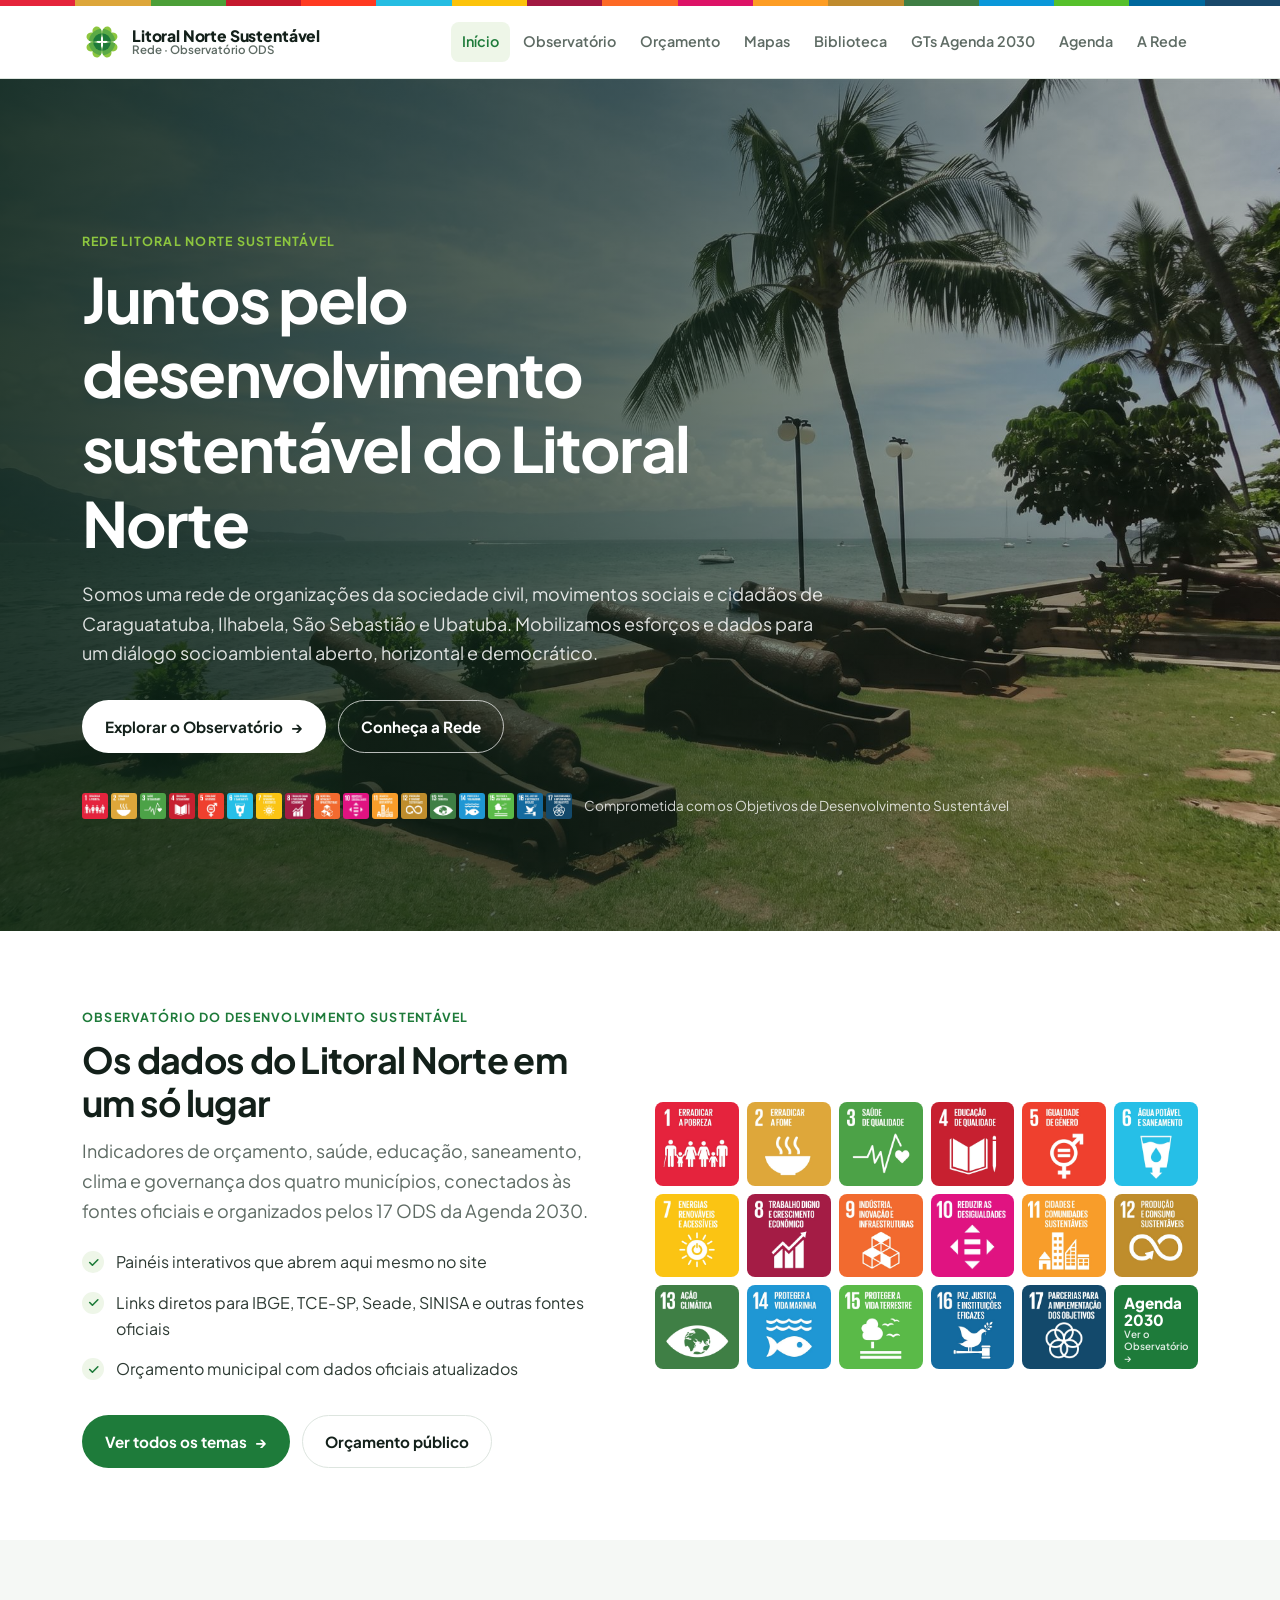
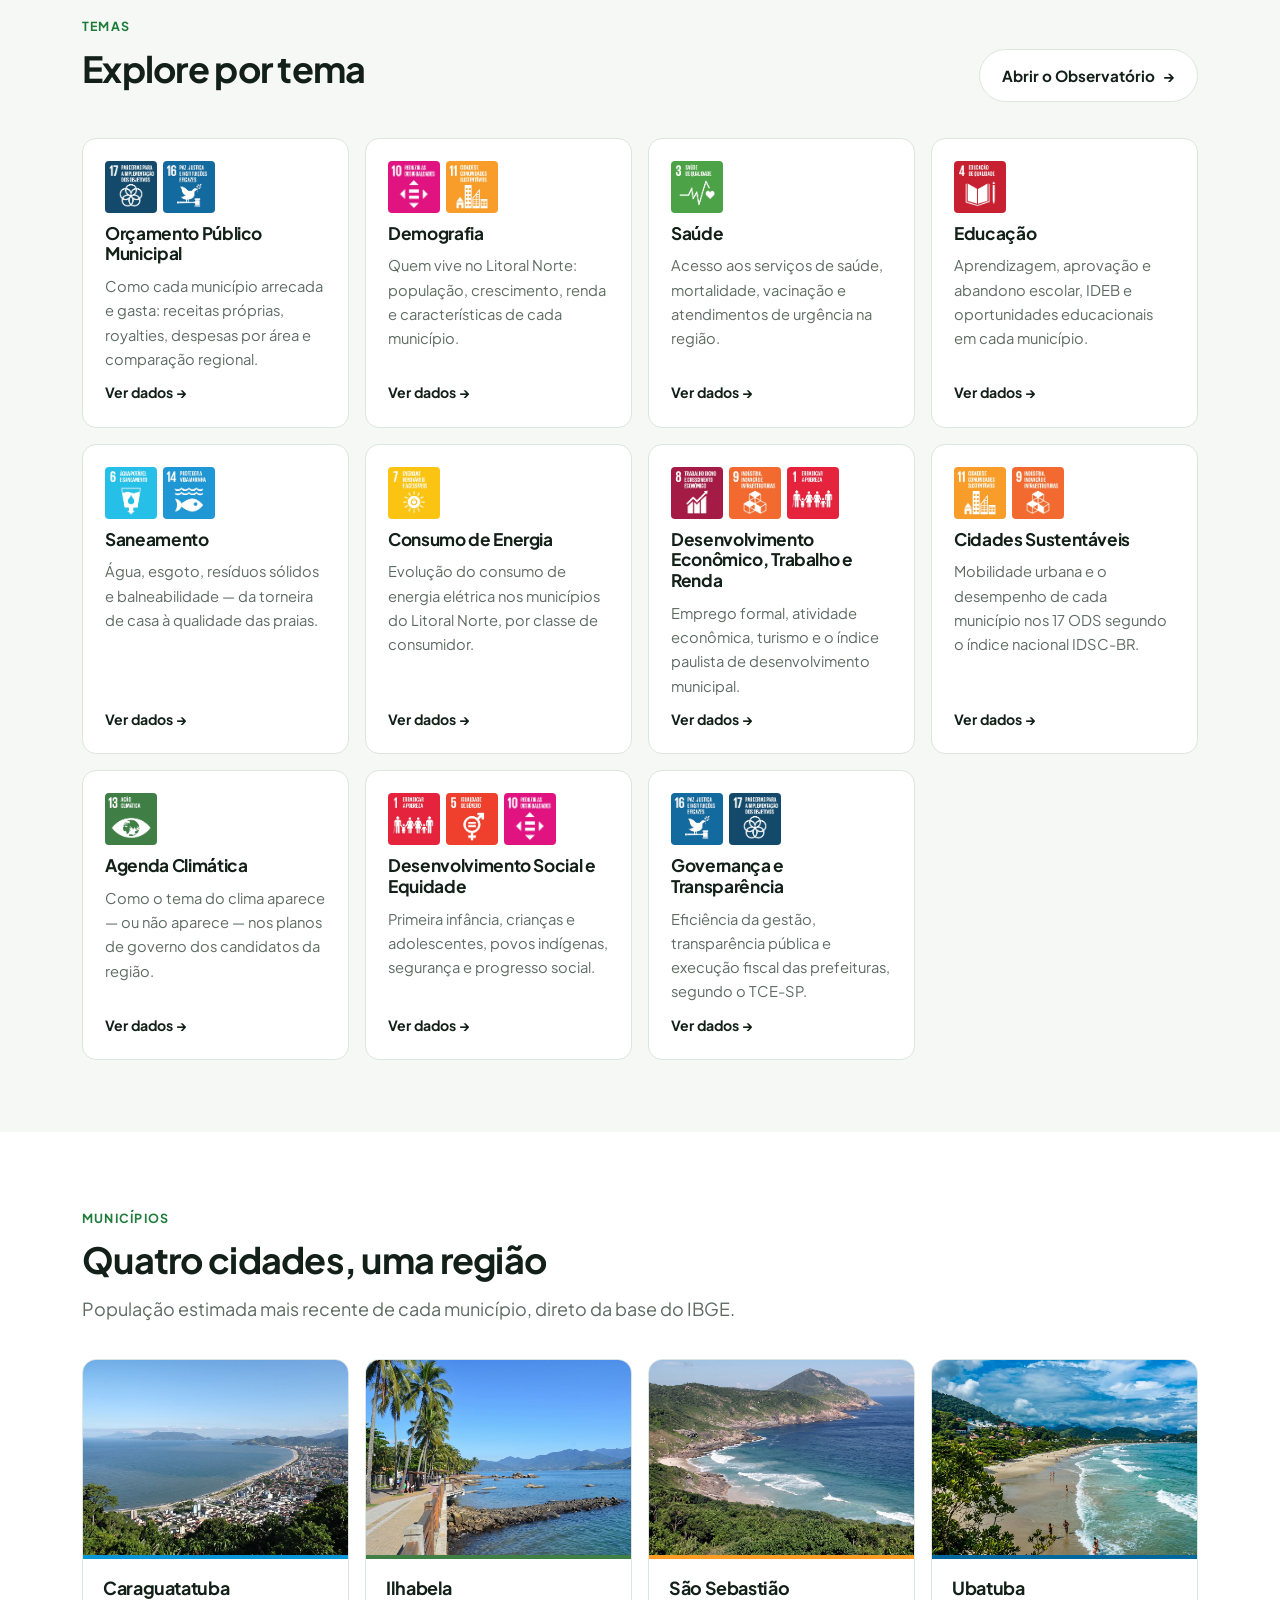
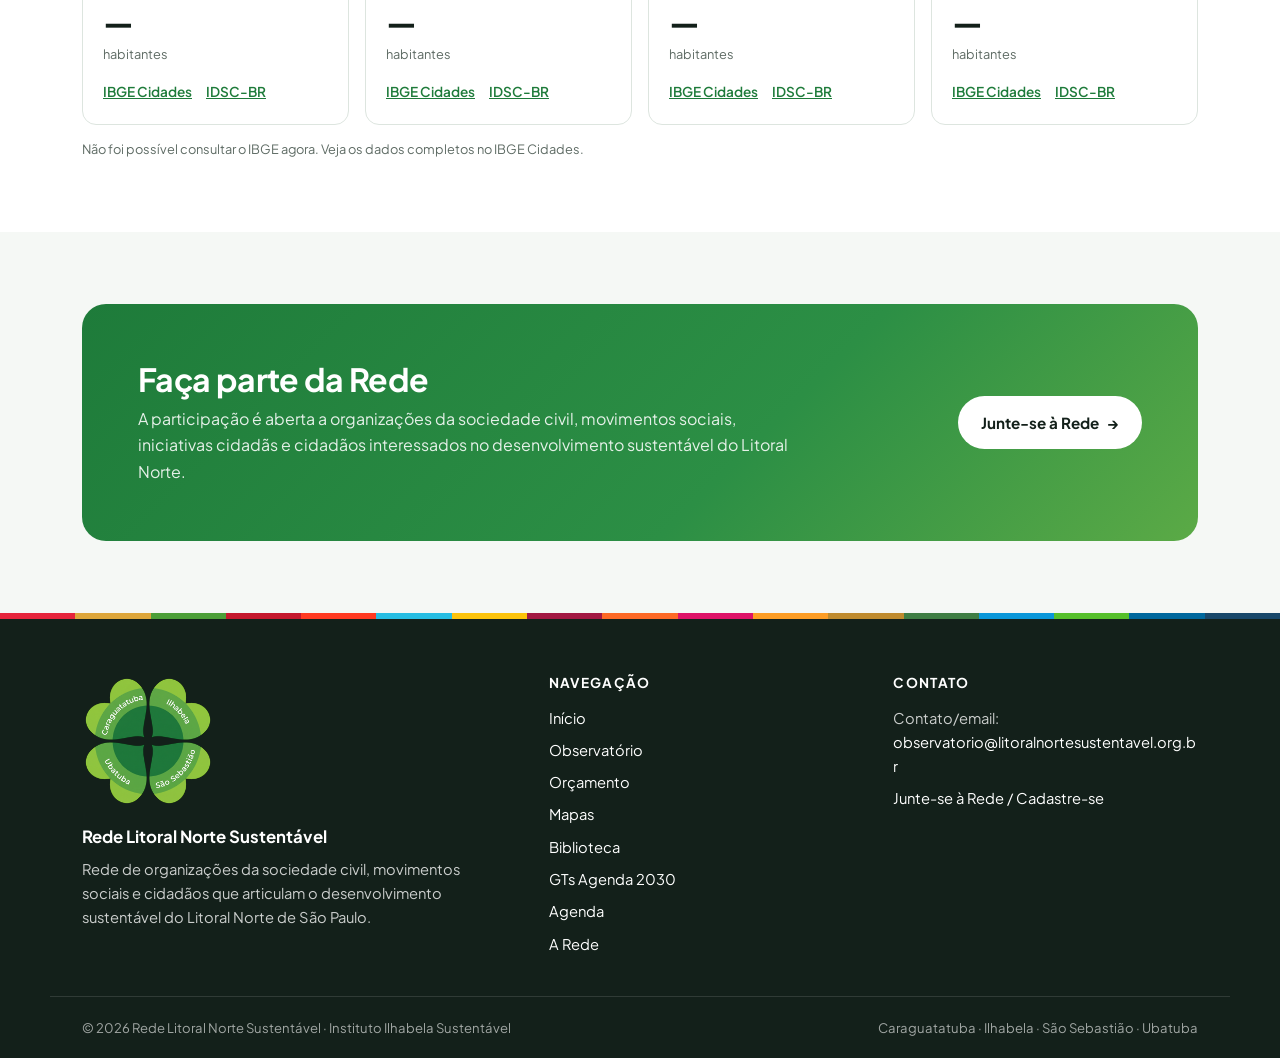
<file: index.html>
<!doctype html>
<html lang="pt-BR">
<head>
  <meta charset="utf-8">
  <meta name="viewport" content="width=device-width, initial-scale=1">
  <title>Litoral Norte Sustentável | Rede e Observatório ODS</title>
  <meta name="description" content="Rede Litoral Norte Sustentável e Observatório do Desenvolvimento Sustentável: dados, indicadores e articulação da sociedade civil em Caraguatatuba, Ilhabela, São Sebastião e Ubatuba.">
  <link rel="icon" href="assets/img/logo-trevo.svg" type="image/svg+xml">
  <link rel="preconnect" href="https://fonts.googleapis.com">
  <link rel="preconnect" href="https://fonts.gstatic.com" crossorigin>
  <link href="https://fonts.googleapis.com/css2?family=Plus+Jakarta+Sans:wght@400;500;600;700;800&display=swap" rel="stylesheet">
  <link rel="stylesheet" href="assets/css/estilo.css">
</head>
<body>
  <div data-topo></div>

  <main id="conteudo">
    <section class="hero">
      <img class="hero-foto" src="assets/img/hero-ilhabela.jpg" srcset="assets/img/hero-ilhabela-1200.jpg 1200w, assets/img/hero-ilhabela.jpg 2400w" sizes="100vw" alt="" fetchpriority="high">
      <div class="container">
        <span class="sobretitulo">Rede Litoral Norte Sustentável</span>
        <h1>Juntos pelo desenvolvimento sustentável do Litoral Norte</h1>
        <p class="lead">Somos uma rede de organizações da sociedade civil, movimentos sociais e cidadãos de Caraguatatuba, Ilhabela, São Sebastião e Ubatuba. Mobilizamos esforços e dados para um diálogo socioambiental aberto, horizontal e democrático.</p>
        <div class="hero-acoes">
          <a class="botao botao-claro" href="observatorio.html">Explorar o Observatório <span class="seta"></span></a>
          <a class="botao botao-contorno" href="a-rede.html">Conheça a Rede</a>
        </div>
        <div class="hero-compromisso">
          <div class="ods-mini" data-ods-mini aria-hidden="true"></div>
          <span>Comprometida com os Objetivos de Desenvolvimento Sustentável</span>
        </div>
      </div>
    </section>

    <section class="secao" aria-labelledby="t-observatorio">
      <div class="container destaque">
        <div>
          <span class="sobretitulo">Observatório do Desenvolvimento Sustentável</span>
          <h2 class="titulo-secao" id="t-observatorio">Os dados do Litoral Norte em um só lugar</h2>
          <p class="lead">Indicadores de orçamento, saúde, educação, saneamento, clima e governança dos quatro municípios, conectados às fontes oficiais e organizados pelos 17 ODS da Agenda 2030.</p>
          <ul class="destaque-lista">
            <li>Painéis interativos que abrem aqui mesmo no site</li>
            <li>Links diretos para IBGE, TCE-SP, Seade, SINISA e outras fontes oficiais</li>
            <li>Orçamento municipal com dados oficiais atualizados</li>
          </ul>
          <div class="hero-acoes">
            <a class="botao botao-primario" href="observatorio.html">Ver todos os temas <span class="seta"></span></a>
            <a class="botao botao-linha" href="orcamento.html">Orçamento público</a>
          </div>
        </div>
        <div class="mosaico-ods" data-mosaico aria-label="Os 17 Objetivos de Desenvolvimento Sustentável"></div>
      </div>
    </section>

    <section class="secao secao-alt" aria-labelledby="t-temas">
      <div class="container">
        <div class="cabeca-secao cabeca-linha">
          <div>
            <span class="sobretitulo">Temas</span>
            <h2 class="titulo-secao" id="t-temas">Explore por tema</h2>
          </div>
          <a class="botao botao-linha" href="observatorio.html">Abrir o Observatório <span class="seta"></span></a>
        </div>
        <div class="temas" data-temas-cartoes></div>
      </div>
    </section>

    <section class="secao" aria-labelledby="t-municipios">
      <div class="container">
        <div class="cabeca-secao">
          <span class="sobretitulo">Municípios</span>
          <h2 class="titulo-secao" id="t-municipios">Quatro cidades, uma região</h2>
          <p class="lead">População estimada mais recente de cada município, direto da base do IBGE.</p>
        </div>
        <div class="numeros" data-municipios></div>
        <p class="fonte-dados" data-fonte-pop>Fonte: IBGE — Estimativas da população.</p>
      </div>
    </section>

    <section class="secao secao-alt" aria-labelledby="t-rede">
      <div class="container">
        <div class="chamada">
          <div>
            <h2 id="t-rede">Faça parte da Rede</h2>
            <p>A participação é aberta a organizações da sociedade civil, movimentos sociais, iniciativas cidadãs e cidadãos interessados no desenvolvimento sustentável do Litoral Norte.</p>
          </div>
          <a class="botao botao-claro" href="https://docs.google.com/forms/d/e/1FAIpQLSfZKSjTEA_LbrijUlBFO_mzzLYNM_NlfUvyIz8gx2ejeeJ7-g/viewform" target="_blank" rel="noopener">Junte-se à Rede <span class="seta"></span></a>
        </div>
      </div>
    </section>
  </main>

  <div data-rodape></div>

  <script src="assets/js/dados.js"></script>
  <script src="assets/js/site.js"></script>
  <script src="assets/js/inicio.js"></script>
</body>
</html>
</file>
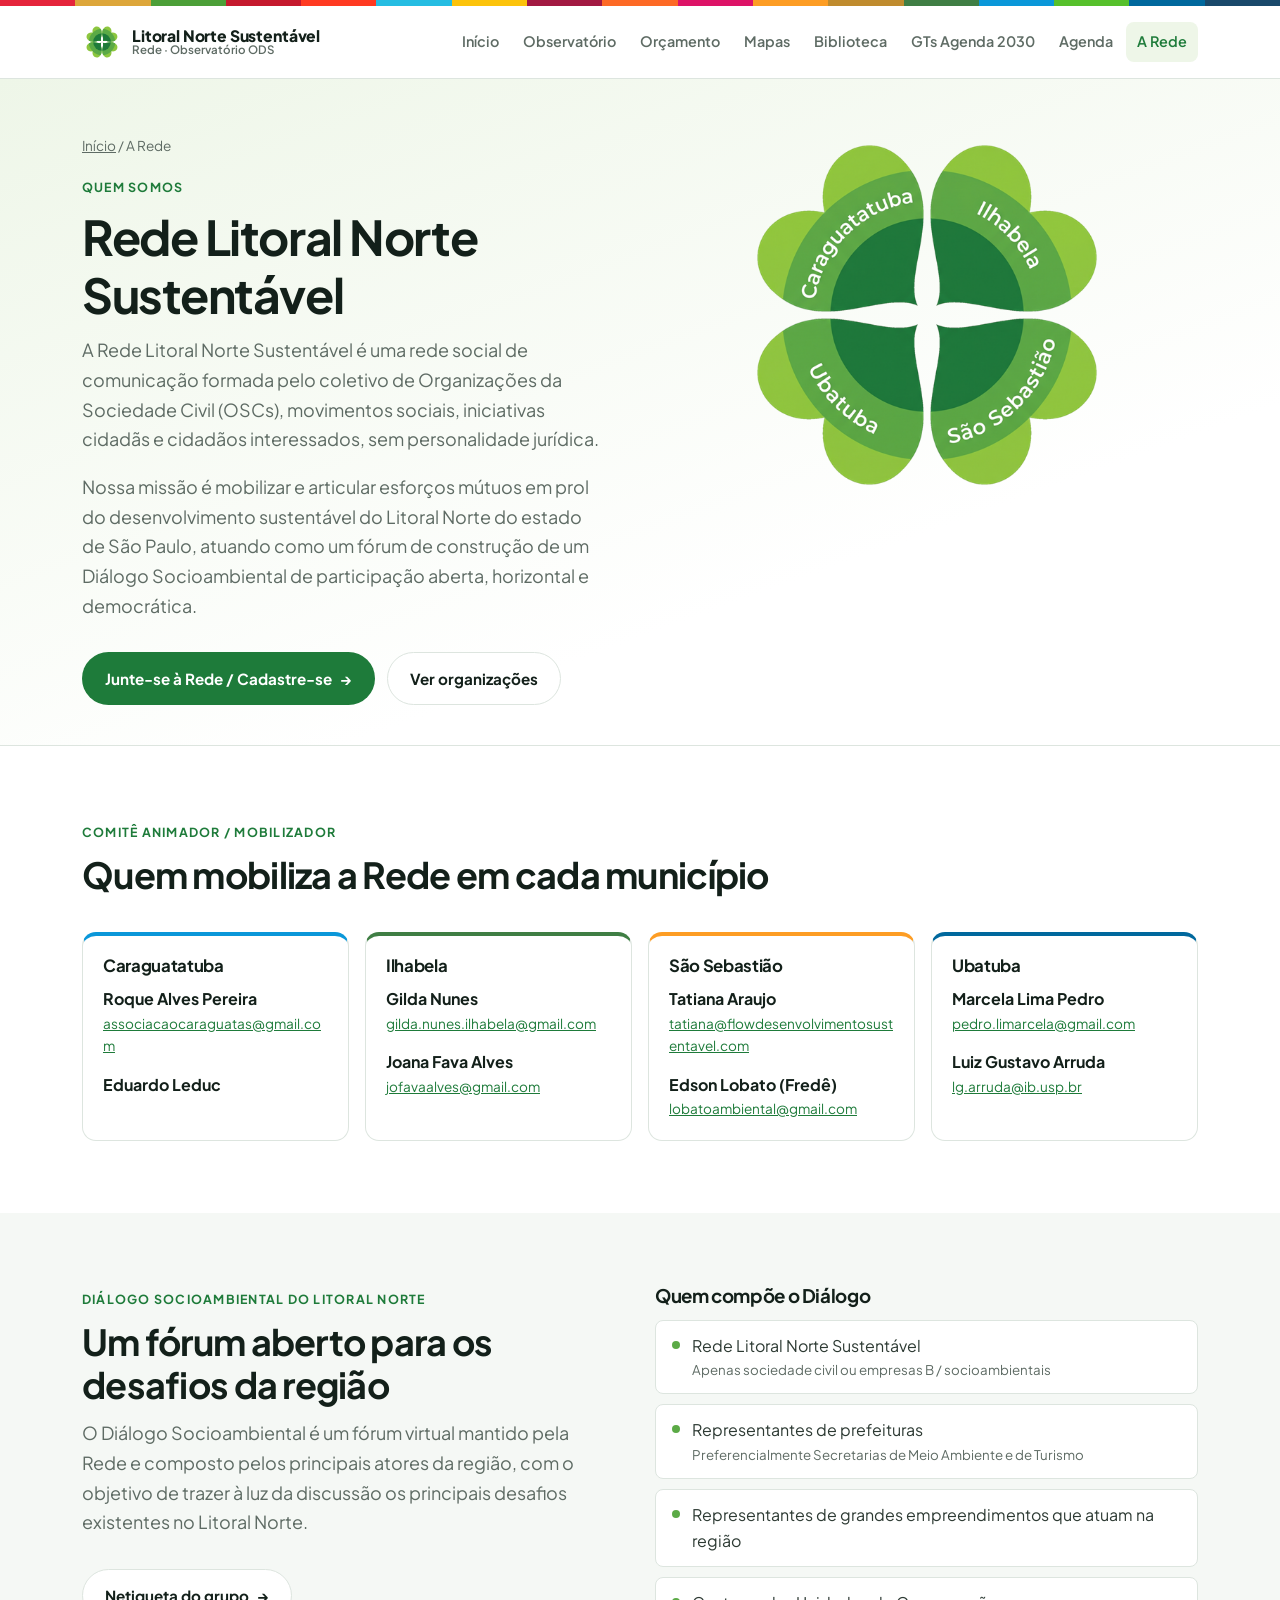
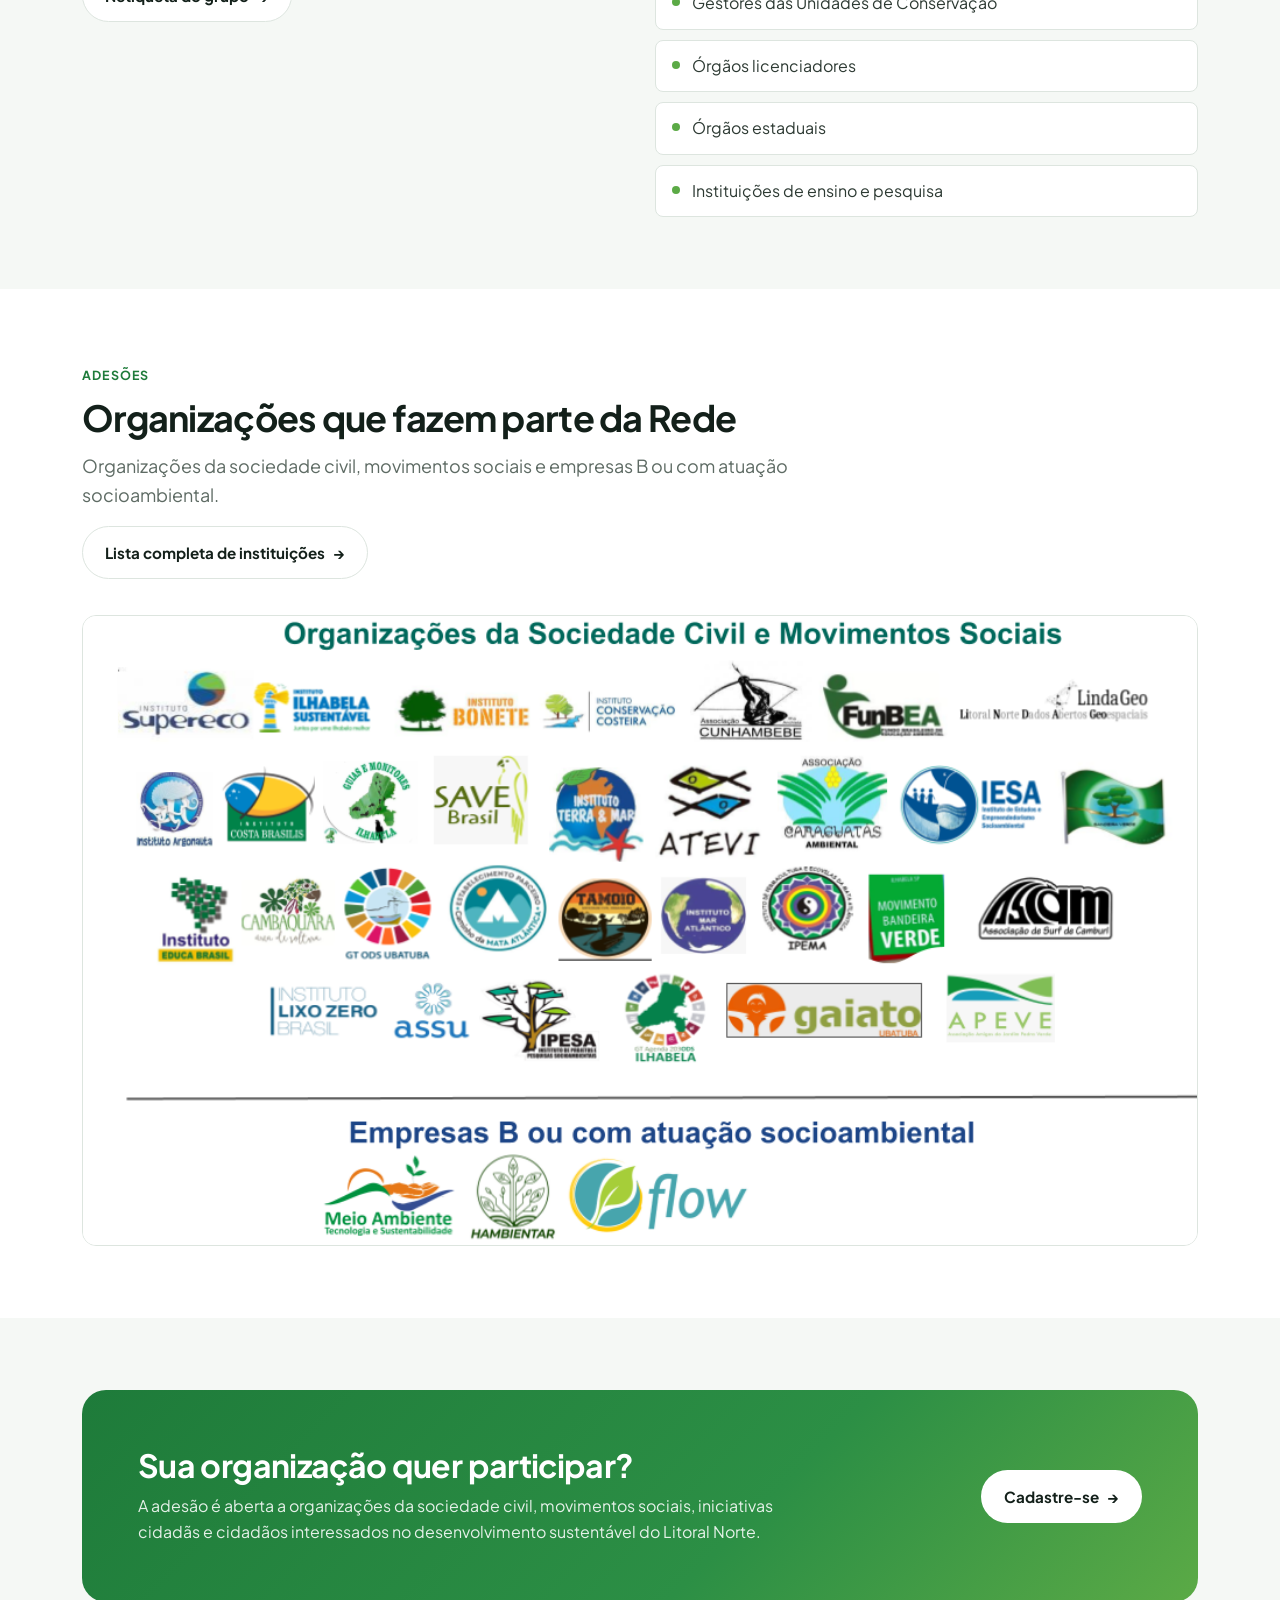
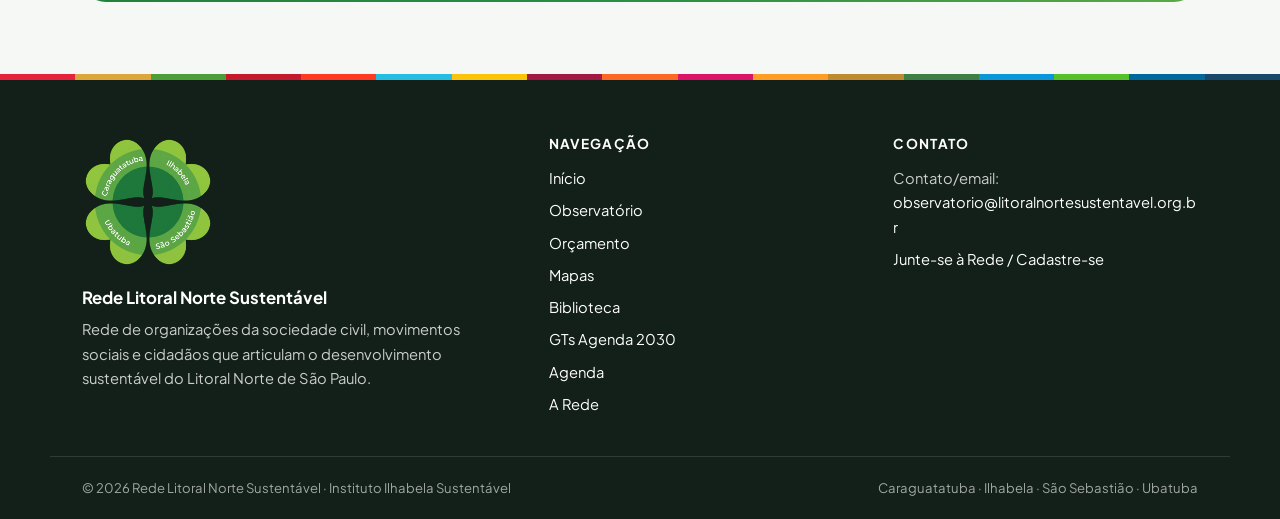
<file: a-rede.html>
<!doctype html>
<html lang="pt-BR">
<head>
  <meta charset="utf-8">
  <meta name="viewport" content="width=device-width, initial-scale=1">
  <title>A Rede | Litoral Norte Sustentável</title>
  <meta name="description" content="Conheça a Rede Litoral Norte Sustentável: quem somos, comitê mobilizador, Diálogo Socioambiental e organizações que aderiram.">
  <link rel="icon" href="assets/img/logo-trevo.svg" type="image/svg+xml">
  <link rel="preconnect" href="https://fonts.googleapis.com">
  <link rel="preconnect" href="https://fonts.gstatic.com" crossorigin>
  <link href="https://fonts.googleapis.com/css2?family=Plus+Jakarta+Sans:wght@400;500;600;700;800&display=swap" rel="stylesheet">
  <link rel="stylesheet" href="assets/css/estilo.css">
</head>
<body>
  <div data-topo></div>

  <main id="conteudo">
    <section class="pagina-topo">
      <div class="container destaque destaque-topo">
        <div>
          <p class="migalhas"><a href="index.html">Início</a> / A Rede</p>
          <span class="sobretitulo">Quem somos</span>
          <h1>Rede Litoral Norte Sustentável</h1>
          <div class="prosa">
            <p class="lead">A Rede Litoral Norte Sustentável é uma rede social de comunicação formada pelo coletivo de Organizações da Sociedade Civil (OSCs), movimentos sociais, iniciativas cidadãs e cidadãos interessados, sem personalidade jurídica.</p>
            <p class="lead">Nossa missão é mobilizar e articular esforços mútuos em prol do desenvolvimento sustentável do Litoral Norte do estado de São Paulo, atuando como um fórum de construção de um Diálogo Socioambiental de participação aberta, horizontal e democrática.</p>
          </div>
          <div class="hero-acoes">
            <a class="botao botao-primario" href="https://docs.google.com/forms/d/e/1FAIpQLSfZKSjTEA_LbrijUlBFO_mzzLYNM_NlfUvyIz8gx2ejeeJ7-g/viewform" target="_blank" rel="noopener">Junte-se à Rede / Cadastre-se <span class="seta"></span></a>
            <a class="botao botao-linha" href="#adesoes">Ver organizações</a>
          </div>
        </div>
        <img class="rede-trevo" src="assets/img/logo-rede-trevo-nomes-512.png" alt="Trevo da Rede: uma folha para cada município — Caraguatatuba, Ilhabela, São Sebastião e Ubatuba" width="360" height="360">
      </div>
    </section>

    <section class="secao" aria-labelledby="t-comite">
      <div class="container">
        <div class="cabeca-secao">
          <span class="sobretitulo">Comitê Animador / Mobilizador</span>
          <h2 class="titulo-secao" id="t-comite">Quem mobiliza a Rede em cada município</h2>
        </div>
        <div class="cidades-comite">
          <article class="cidade-comite" style="--cor:var(--ods-14)">
            <h3>Caraguatatuba</h3>
            <ul class="lista-pessoas">
              <li><strong>Roque Alves Pereira</strong><a href="mailto:associacaocaraguatas@gmail.com">associacaocaraguatas@gmail.com</a></li>
              <li><strong>Eduardo Leduc</strong></li>
            </ul>
          </article>
          <article class="cidade-comite" style="--cor:var(--ods-13)">
            <h3>Ilhabela</h3>
            <ul class="lista-pessoas">
              <li><strong>Gilda Nunes</strong><a href="mailto:gilda.nunes.ilhabela@gmail.com">gilda.nunes.ilhabela@gmail.com</a></li>
              <li><strong>Joana Fava Alves</strong><a href="mailto:jofavaalves@gmail.com">jofavaalves@gmail.com</a></li>
            </ul>
          </article>
          <article class="cidade-comite" style="--cor:var(--ods-11)">
            <h3>São Sebastião</h3>
            <ul class="lista-pessoas">
              <li><strong>Tatiana Araujo</strong><a href="mailto:tatiana@flowdesenvolvimentosustentavel.com">tatiana@flowdesenvolvimentosustentavel.com</a></li>
              <li><strong>Edson Lobato (Fredê)</strong><a href="mailto:lobatoambiental@gmail.com">lobatoambiental@gmail.com</a></li>
            </ul>
          </article>
          <article class="cidade-comite" style="--cor:var(--ods-16)">
            <h3>Ubatuba</h3>
            <ul class="lista-pessoas">
              <li><strong>Marcela Lima Pedro</strong><a href="mailto:pedro.limarcela@gmail.com">pedro.limarcela@gmail.com</a></li>
              <li><strong>Luiz Gustavo Arruda</strong><a href="mailto:lg.arruda@ib.usp.br">lg.arruda@ib.usp.br</a></li>
            </ul>
          </article>
        </div>
      </div>
    </section>

    <section class="secao secao-alt" aria-labelledby="t-dialogo">
      <div class="container destaque destaque-topo">
        <div>
          <span class="sobretitulo">Diálogo Socioambiental do Litoral Norte</span>
          <h2 class="titulo-secao" id="t-dialogo">Um fórum aberto para os desafios da região</h2>
          <p class="lead">O Diálogo Socioambiental é um fórum virtual mantido pela Rede e composto pelos principais atores da região, com o objetivo de trazer à luz da discussão os principais desafios existentes no Litoral Norte.</p>
          <div class="hero-acoes">
            <a class="botao botao-linha" href="https://docs.google.com/document/d/e/2PACX-1vSaQF0c7dbKe8dSZFK3C9TWw8Bof2pZVZFtYAnCg5VSq6u2wFkQ4QzCoiT0o9VwzEiu-PcBWJrP3BEJ/pub" target="_blank" rel="noopener">Netiqueta do grupo <span class="seta"></span></a>
          </div>
        </div>
        <div>
          <h3 class="mb-12">Quem compõe o Diálogo</h3>
          <ul class="lista-composicao">
            <li><span>Rede Litoral Norte Sustentável<small>Apenas sociedade civil ou empresas B / socioambientais</small></span></li>
            <li><span>Representantes de prefeituras<small>Preferencialmente Secretarias de Meio Ambiente e de Turismo</small></span></li>
            <li><span>Representantes de grandes empreendimentos que atuam na região</span></li>
            <li><span>Gestores das Unidades de Conservação</span></li>
            <li><span>Órgãos licenciadores</span></li>
            <li><span>Órgãos estaduais</span></li>
            <li><span>Instituições de ensino e pesquisa</span></li>
          </ul>
        </div>
      </div>
    </section>

    <section class="secao" id="adesoes" aria-labelledby="t-adesoes">
      <div class="container">
        <div class="cabeca-secao cabeca-linha">
          <div>
            <span class="sobretitulo">Adesões</span>
            <h2 class="titulo-secao" id="t-adesoes">Organizações que fazem parte da Rede</h2>
            <p class="lead">Organizações da sociedade civil, movimentos sociais e empresas B ou com atuação socioambiental.</p>
          </div>
          <a class="botao botao-linha" href="https://docs.google.com/spreadsheets/d/e/2PACX-1vRmEF3IhWbxm5vhu9fu8U0FnMJvxgwarRmtKZHSNlS10hF5mqsnNAcNkJI0eVguQmJjUNpkb94flisL/pubhtml" target="_blank" rel="noopener">Lista completa de instituições <span class="seta"></span></a>
        </div>
        <img class="imagem-adesoes" src="assets/img/adesoes-organizacoes.png" alt="Logotipos das organizações da sociedade civil, movimentos sociais e empresas que aderiram à Rede Litoral Norte Sustentável" loading="lazy" width="956" height="540">
      </div>
    </section>

    <section class="secao secao-alt">
      <div class="container">
        <div class="chamada">
          <div>
            <h2>Sua organização quer participar?</h2>
            <p>A adesão é aberta a organizações da sociedade civil, movimentos sociais, iniciativas cidadãs e cidadãos interessados no desenvolvimento sustentável do Litoral Norte.</p>
          </div>
          <a class="botao botao-claro" href="https://docs.google.com/forms/d/e/1FAIpQLSfZKSjTEA_LbrijUlBFO_mzzLYNM_NlfUvyIz8gx2ejeeJ7-g/viewform" target="_blank" rel="noopener">Cadastre-se <span class="seta"></span></a>
        </div>
      </div>
    </section>
  </main>

  <div data-rodape></div>

  <script src="assets/js/dados.js"></script>
  <script src="assets/js/site.js"></script>
</body>
</html>
</file>
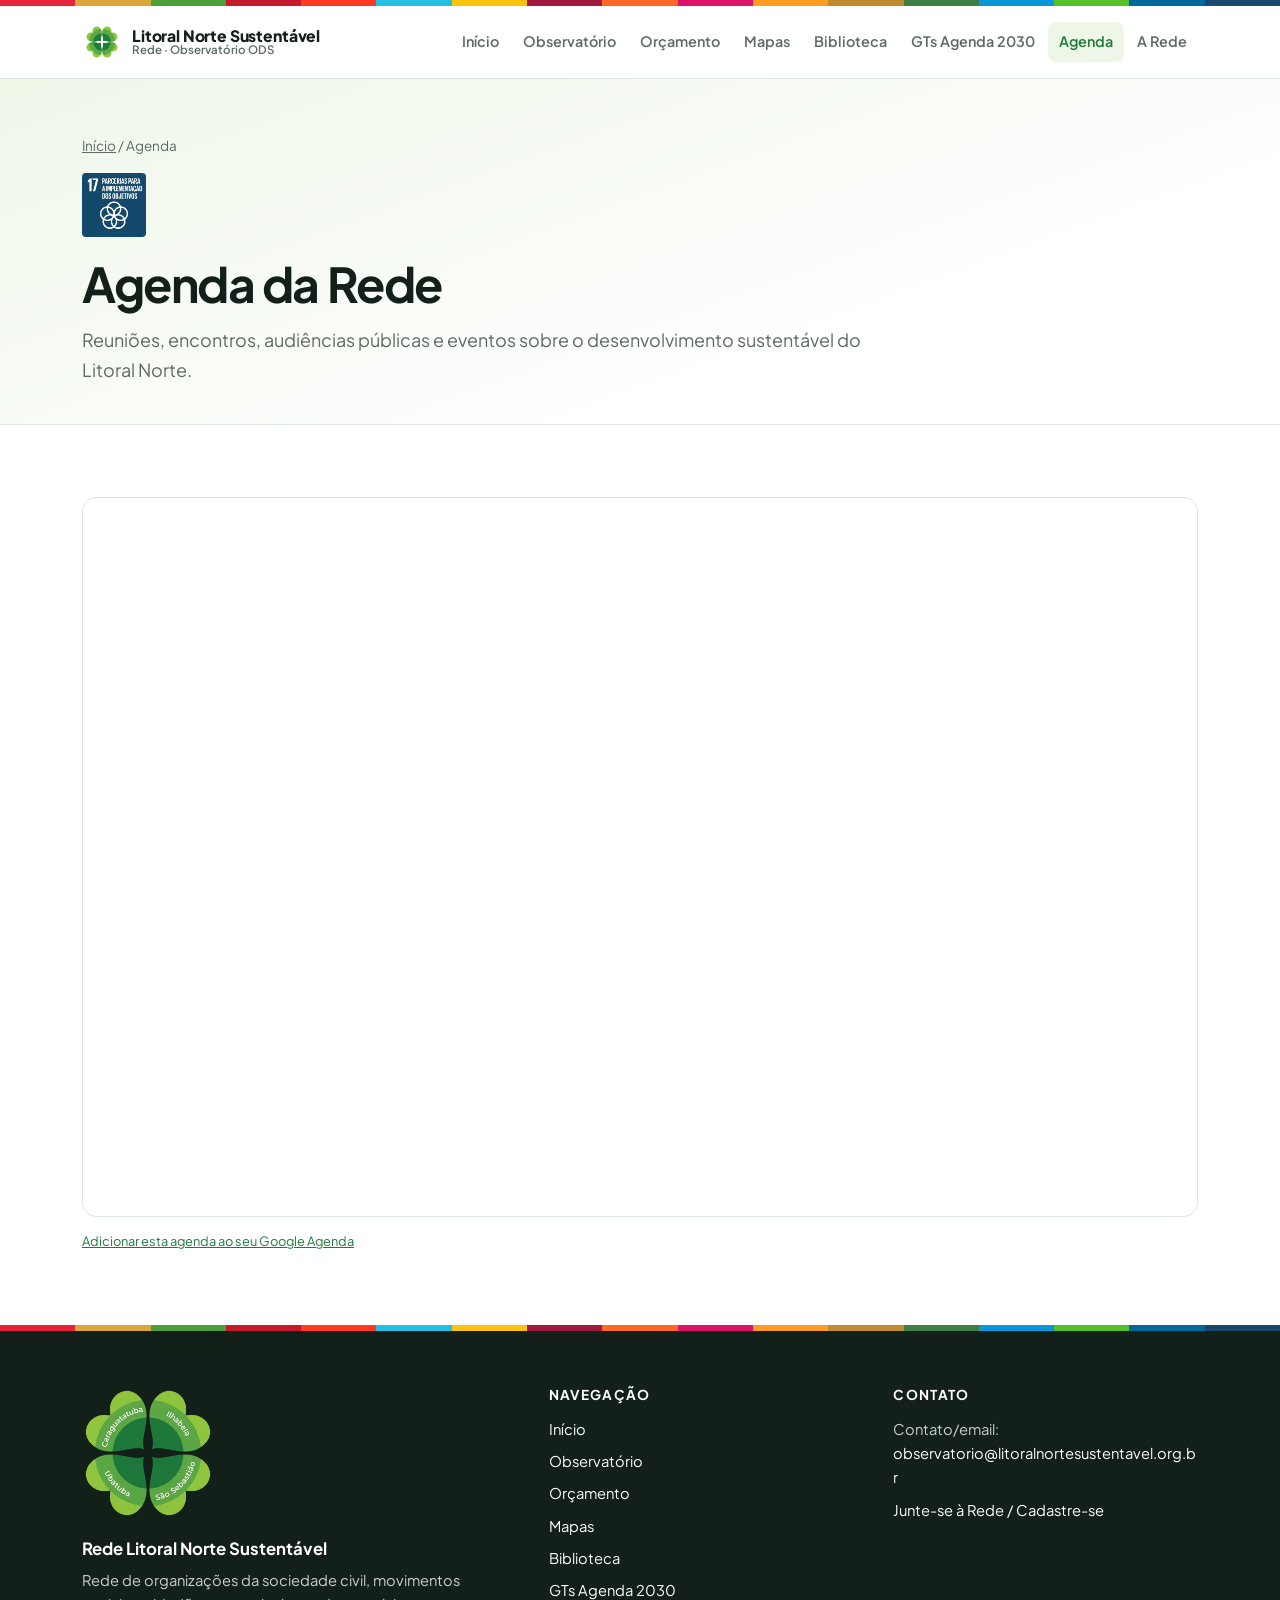
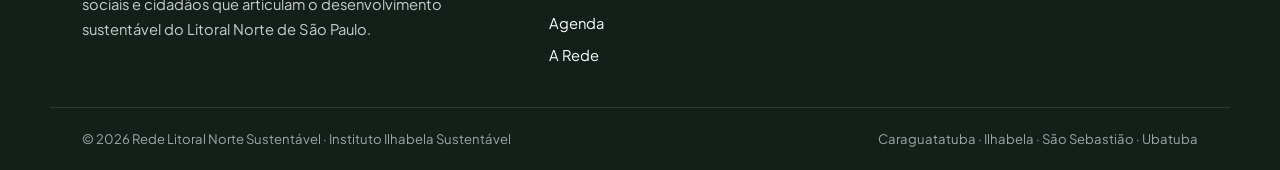
<file: agenda.html>
<!doctype html>
<html lang="pt-BR">
<head>
  <meta charset="utf-8">
  <meta name="viewport" content="width=device-width, initial-scale=1">
  <title>Agenda da Rede | Litoral Norte Sustentável</title>
  <meta name="description" content="Reuniões, eventos e atividades da Rede Litoral Norte Sustentável.">
  <link rel="icon" href="assets/img/logo-trevo.svg" type="image/svg+xml">
  <link rel="preconnect" href="https://fonts.googleapis.com">
  <link rel="preconnect" href="https://fonts.gstatic.com" crossorigin>
  <link href="https://fonts.googleapis.com/css2?family=Plus+Jakarta+Sans:wght@400;500;600;700;800&display=swap" rel="stylesheet">
  <link rel="stylesheet" href="assets/css/estilo.css">
</head>
<body>
  <div data-topo></div>

  <main id="conteudo">
    <section class="pagina-topo">
      <div class="container">
        <p class="migalhas"><a href="index.html">Início</a> / Agenda</p>
        <div class="selos selos-topo" data-ods-topo></div>
        <h1>Agenda da Rede</h1>
        <p class="lead">Reuniões, encontros, audiências públicas e eventos sobre o desenvolvimento sustentável do Litoral Norte.</p>
      </div>
    </section>

    <section class="secao">
      <div class="container">
        <div class="moldura-embed moldura-agenda">
          <iframe src="https://calendar.google.com/calendar/embed?src=3hgncf4s9e0jklt2hlepnse7tg%40group.calendar.google.com&amp;ctz=America%2FSao_Paulo&amp;mode=AGENDA&amp;hl=pt_BR&amp;showTitle=0&amp;showPrint=0&amp;showCalendars=0&amp;showTz=0" title="Agenda da Rede Litoral Norte Sustentável (Google Agenda)" loading="lazy"></iframe>
        </div>
        <p class="fonte-dados">
          <a href="https://calendar.google.com/calendar/u/0?cid=M2hnbmNmNHM5ZTBqa2x0MmhsZXBuc2U3dGdAZ3JvdXAuY2FsZW5kYXIuZ29vZ2xlLmNvbQ" target="_blank" rel="noopener">Adicionar esta agenda ao seu Google Agenda</a>
        </p>
      </div>
    </section>
  </main>

  <div data-rodape></div>

  <script src="assets/js/dados.js"></script>
  <script src="assets/js/site.js"></script>
  <script>
    document.querySelector("[data-ods-topo]").innerHTML =
      window.LNS.ui.selosODS([17], 64).replace(/^<div class="selos">|<\/div>$/g, "");
  </script>
</body>
</html>
</file>
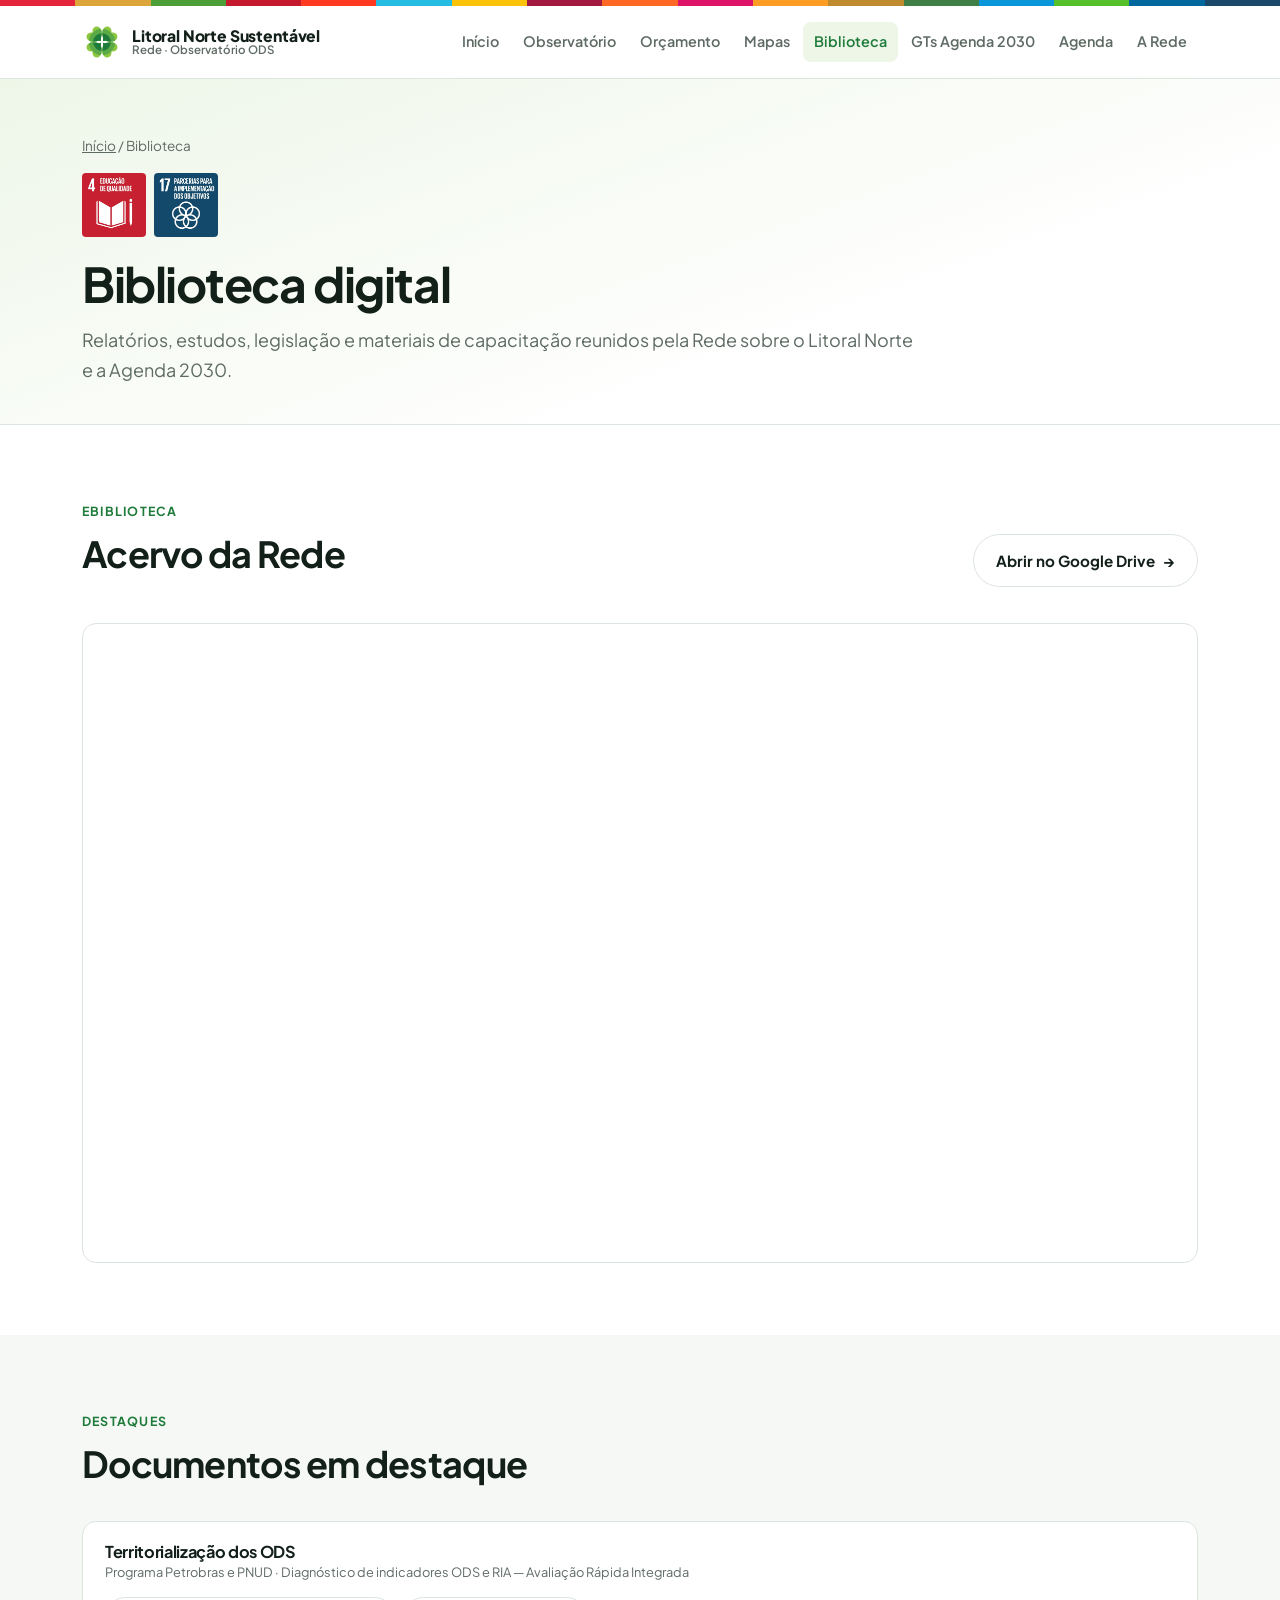
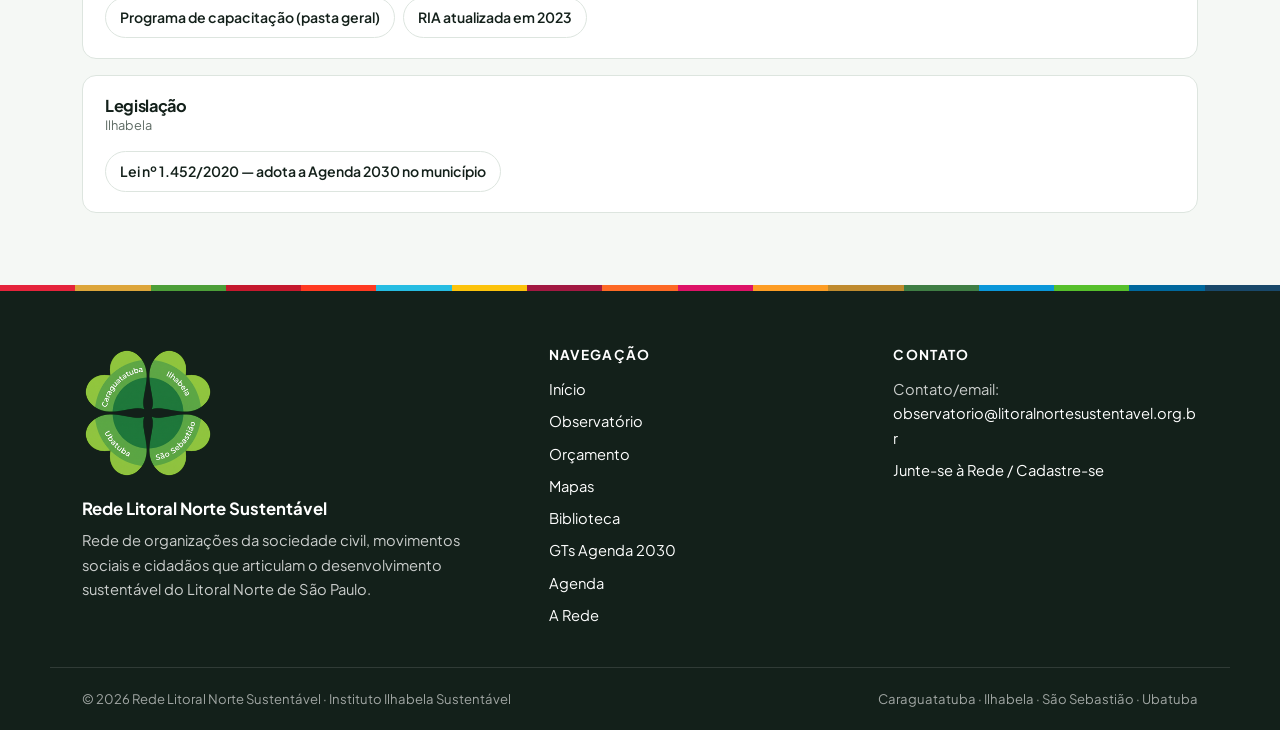
<file: biblioteca.html>
<!doctype html>
<html lang="pt-BR">
<head>
  <meta charset="utf-8">
  <meta name="viewport" content="width=device-width, initial-scale=1">
  <title>Biblioteca | Litoral Norte Sustentável</title>
  <meta name="description" content="Biblioteca digital da Rede Litoral Norte Sustentável: relatórios, estudos e documentos sobre o desenvolvimento sustentável da região.">
  <link rel="icon" href="assets/img/logo-trevo.svg" type="image/svg+xml">
  <link rel="preconnect" href="https://fonts.googleapis.com">
  <link rel="preconnect" href="https://fonts.gstatic.com" crossorigin>
  <link href="https://fonts.googleapis.com/css2?family=Plus+Jakarta+Sans:wght@400;500;600;700;800&display=swap" rel="stylesheet">
  <link rel="stylesheet" href="assets/css/estilo.css">
</head>
<body>
  <div data-topo></div>

  <main id="conteudo">
    <section class="pagina-topo">
      <div class="container">
        <p class="migalhas"><a href="index.html">Início</a> / Biblioteca</p>
        <div class="selos selos-topo" data-ods-topo></div>
        <h1>Biblioteca digital</h1>
        <p class="lead">Relatórios, estudos, legislação e materiais de capacitação reunidos pela Rede sobre o Litoral Norte e a Agenda 2030.</p>
      </div>
    </section>

    <section class="secao">
      <div class="container">
        <div class="cabeca-secao cabeca-linha">
          <div>
            <span class="sobretitulo">eBiblioteca</span>
            <h2 class="titulo-secao">Acervo da Rede</h2>
          </div>
          <a class="botao botao-linha" href="https://docs.google.com/folderview?id=0Bxj_DPXWDwSBOVBsdGlrY1JMSjA&amp;resourcekey=0-ztknYqeXvesNU0G1Zdn69Q" target="_blank" rel="noopener">Abrir no Google Drive <span class="seta"></span></a>
        </div>
        <div class="moldura-embed">
          <iframe src="https://drive.google.com/embeddedfolderview?id=0Bxj_DPXWDwSBOVBsdGlrY1JMSjA&amp;resourcekey=0-ztknYqeXvesNU0G1Zdn69Q#list" title="Acervo da eBiblioteca no Google Drive" loading="lazy"></iframe>
        </div>
      </div>
    </section>

    <section class="secao secao-alt">
      <div class="container">
        <div class="cabeca-secao">
          <span class="sobretitulo">Destaques</span>
          <h2 class="titulo-secao">Documentos em destaque</h2>
        </div>
        <div class="grupos">
          <article class="grupo">
            <div class="grupo-topo"><div><h3>Territorialização dos ODS</h3><p class="grupo-fonte">Programa Petrobras e PNUD · Diagnóstico de indicadores ODS e RIA — Avaliação Rápida Integrada</p></div></div>
            <div class="chips">
              <a class="chip" href="https://drive.google.com/drive/folders/1gOsaRXbg31uRoHafpnbStqKbRShmVJr4" target="_blank" rel="noopener">Programa de capacitação (pasta geral)</a>
              <a class="chip" href="https://drive.google.com/file/d/1nytraU4n_KBe03SOIyjY5vExU1OqD7_Q/view" target="_blank" rel="noopener">RIA atualizada em 2023</a>
            </div>
          </article>
          <article class="grupo">
            <div class="grupo-topo"><div><h3>Legislação</h3><p class="grupo-fonte">Ilhabela</p></div></div>
            <div class="chips">
              <a class="chip" href="https://cespro.com.br/visualizarDiploma.php?cdMunicipio=8969&amp;cdDiploma=20201452&amp;NroLei=1.452&amp;Word=&amp;Word2=" target="_blank" rel="noopener">Lei nº 1.452/2020 — adota a Agenda 2030 no município</a>
            </div>
          </article>
        </div>
      </div>
    </section>
  </main>

  <div data-rodape></div>

  <script src="assets/js/dados.js"></script>
  <script src="assets/js/site.js"></script>
  <script>
    document.querySelector("[data-ods-topo]").innerHTML =
      window.LNS.ui.selosODS([4, 17], 64).replace(/^<div class="selos">|<\/div>$/g, "");
  </script>
</body>
</html>
</file>
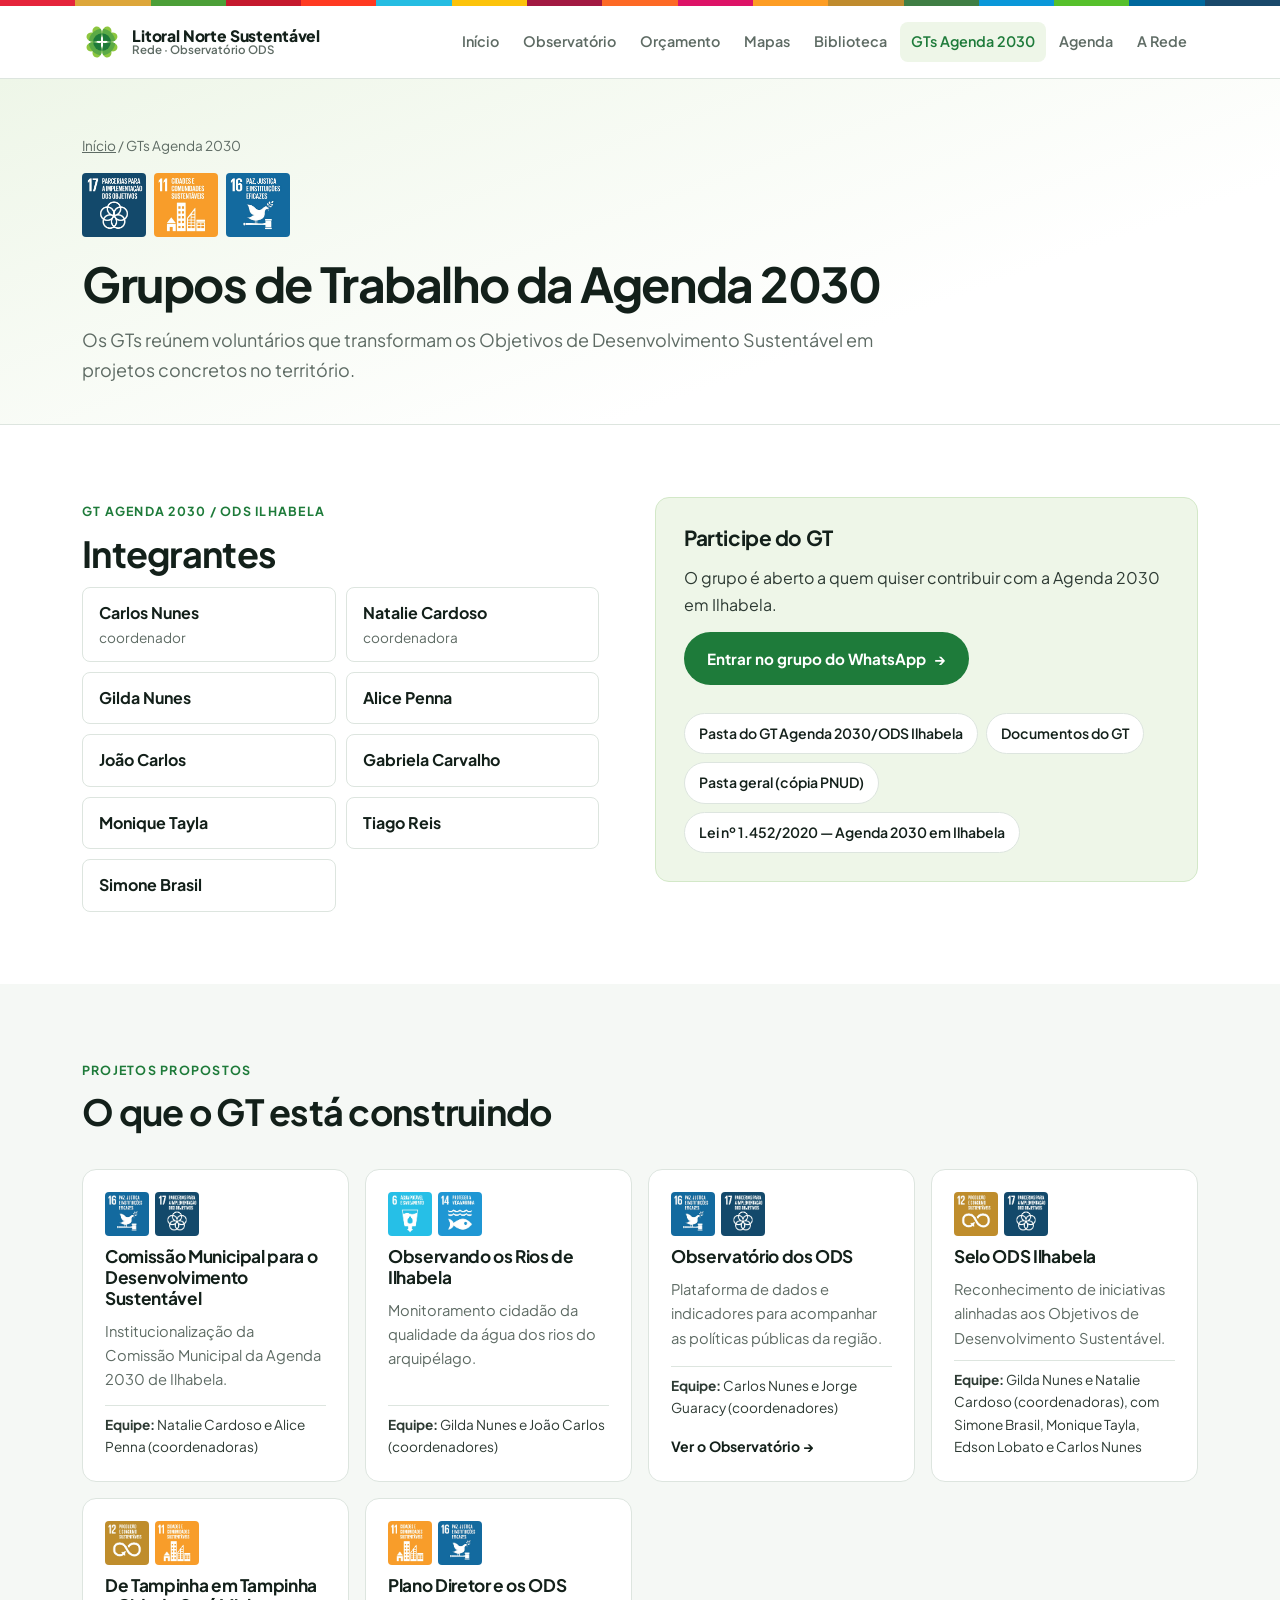
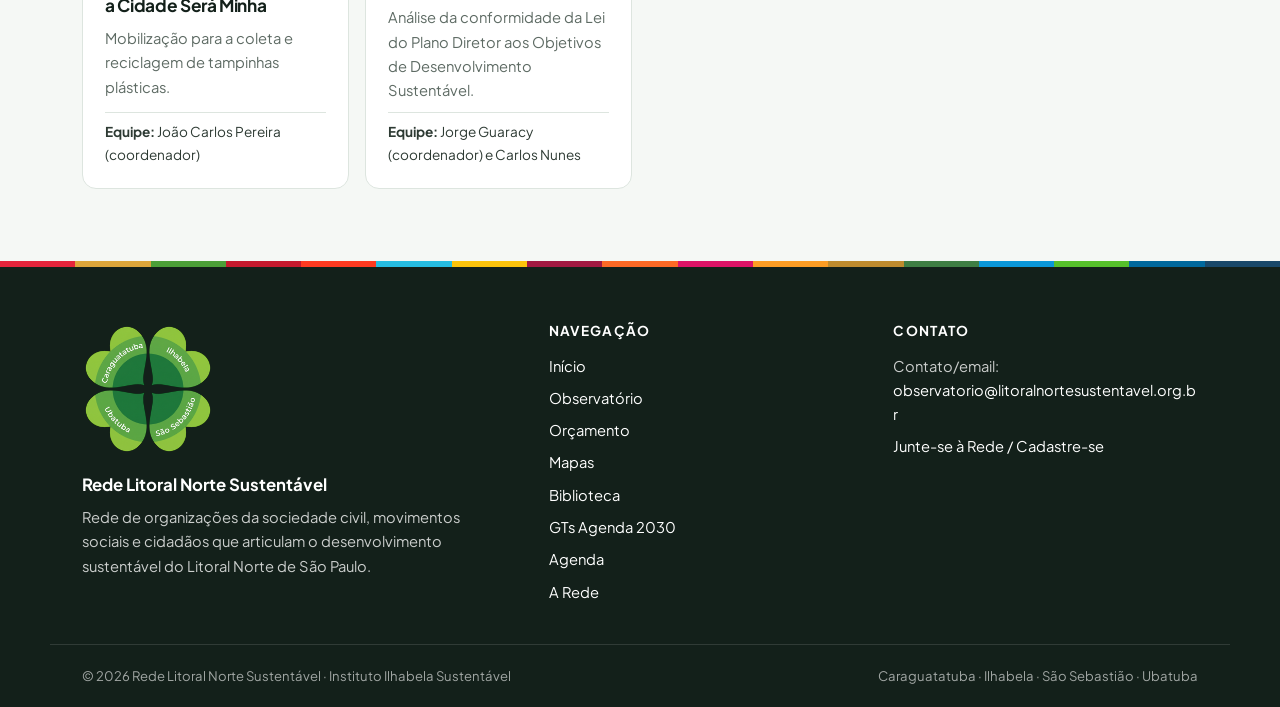
<file: gts-agenda-2030.html>
<!doctype html>
<html lang="pt-BR">
<head>
  <meta charset="utf-8">
  <meta name="viewport" content="width=device-width, initial-scale=1">
  <title>GTs Agenda 2030 | Litoral Norte Sustentável</title>
  <meta name="description" content="Grupos de Trabalho da Agenda 2030 e dos ODS no Litoral Norte: integrantes, projetos e como participar.">
  <link rel="icon" href="assets/img/logo-trevo.svg" type="image/svg+xml">
  <link rel="preconnect" href="https://fonts.googleapis.com">
  <link rel="preconnect" href="https://fonts.gstatic.com" crossorigin>
  <link href="https://fonts.googleapis.com/css2?family=Plus+Jakarta+Sans:wght@400;500;600;700;800&display=swap" rel="stylesheet">
  <link rel="stylesheet" href="assets/css/estilo.css">
</head>
<body>
  <div data-topo></div>

  <main id="conteudo">
    <section class="pagina-topo">
      <div class="container">
        <p class="migalhas"><a href="index.html">Início</a> / GTs Agenda 2030</p>
        <div class="selos selos-topo" data-ods-topo></div>
        <h1>Grupos de Trabalho da Agenda 2030</h1>
        <p class="lead">Os GTs reúnem voluntários que transformam os Objetivos de Desenvolvimento Sustentável em projetos concretos no território.</p>
      </div>
    </section>

    <section class="secao">
      <div class="container destaque destaque-topo">
        <div>
          <span class="sobretitulo">GT Agenda 2030 / ODS Ilhabela</span>
          <h2 class="titulo-secao">Integrantes</h2>
          <ul class="lista-pessoas">
            <li><strong>Carlos Nunes</strong> <span>coordenador</span></li>
            <li><strong>Natalie Cardoso</strong> <span>coordenadora</span></li>
            <li><strong>Gilda Nunes</strong></li>
            <li><strong>Alice Penna</strong></li>
            <li><strong>João Carlos</strong></li>
            <li><strong>Gabriela Carvalho</strong></li>
            <li><strong>Monique Tayla</strong></li>
            <li><strong>Tiago Reis</strong></li>
            <li><strong>Simone Brasil</strong></li>
          </ul>
        </div>
        <div class="cartao-participe">
          <h3>Participe do GT</h3>
          <p>O grupo é aberto a quem quiser contribuir com a Agenda 2030 em Ilhabela.</p>
          <a class="botao botao-primario" href="https://chat.whatsapp.com/HFIEaOZf3E9GV7No7iwc4p" target="_blank" rel="noopener">Entrar no grupo do WhatsApp <span class="seta"></span></a>
          <div class="chips">
            <a class="chip" href="https://drive.google.com/drive/folders/1frKIX7OaeiNEfh_rXPr2LG7WgoSCemwC" target="_blank" rel="noopener">Pasta do GT Agenda 2030/ODS Ilhabela</a>
            <a class="chip" href="https://drive.google.com/drive/folders/1HtDLyvqurOeFrudjZmWkVqTn092VZswc" target="_blank" rel="noopener">Documentos do GT</a>
            <a class="chip" href="https://drive.google.com/drive/folders/1gOsaRXbg31uRoHafpnbStqKbRShmVJr4" target="_blank" rel="noopener">Pasta geral (cópia PNUD)</a>
            <a class="chip" href="https://cespro.com.br/visualizarDiploma.php?cdMunicipio=8969&amp;cdDiploma=20201452&amp;NroLei=1.452&amp;Word=&amp;Word2=" target="_blank" rel="noopener">Lei nº 1.452/2020 — Agenda 2030 em Ilhabela</a>
          </div>
        </div>
      </div>
    </section>

    <section class="secao secao-alt">
      <div class="container">
        <div class="cabeca-secao">
          <span class="sobretitulo">Projetos propostos</span>
          <h2 class="titulo-secao">O que o GT está construindo</h2>
        </div>
        <div class="temas" data-projetos></div>
      </div>
    </section>
  </main>

  <div data-rodape></div>

  <script src="assets/js/dados.js"></script>
  <script src="assets/js/site.js"></script>
  <script>
    (function () {
      const { esc, selosODS } = window.LNS.ui;
      const PROJETOS = [
        { titulo: "Comissão Municipal para o Desenvolvimento Sustentável", desc: "Institucionalização da Comissão Municipal da Agenda 2030 de Ilhabela.", ods: [16, 17], equipe: "Natalie Cardoso e Alice Penna (coordenadoras)" },
        { titulo: "Observando os Rios de Ilhabela", desc: "Monitoramento cidadão da qualidade da água dos rios do arquipélago.", ods: [6, 14], equipe: "Gilda Nunes e João Carlos (coordenadores)" },
        { titulo: "Observatório dos ODS", desc: "Plataforma de dados e indicadores para acompanhar as políticas públicas da região.", ods: [16, 17], equipe: "Carlos Nunes e Jorge Guaracy (coordenadores)", link: "observatorio.html" },
        { titulo: "Selo ODS Ilhabela", desc: "Reconhecimento de iniciativas alinhadas aos Objetivos de Desenvolvimento Sustentável.", ods: [12, 17], equipe: "Gilda Nunes e Natalie Cardoso (coordenadoras), com Simone Brasil, Monique Tayla, Edson Lobato e Carlos Nunes" },
        { titulo: "De Tampinha em Tampinha a Cidade Será Minha", desc: "Mobilização para a coleta e reciclagem de tampinhas plásticas.", ods: [12, 11], equipe: "João Carlos Pereira (coordenador)" },
        { titulo: "Plano Diretor e os ODS", desc: "Análise da conformidade da Lei do Plano Diretor aos Objetivos de Desenvolvimento Sustentável.", ods: [11, 16], equipe: "Jorge Guaracy (coordenador) e Carlos Nunes" },
      ];
      document.querySelector("[data-ods-topo]").innerHTML = selosODS([17, 11, 16], 64).replace(/^<div class="selos">|<\/div>$/g, "");
      document.querySelector("[data-projetos]").innerHTML = PROJETOS.map((p) => {
        const corpo = selosODS(p.ods, 44) + "<h3>" + esc(p.titulo) + "</h3><p>" + esc(p.desc) + "</p>" +
          '<p class="equipe"><strong>Equipe:</strong> ' + esc(p.equipe) + "</p>";
        return p.link
          ? '<a class="tema" href="' + p.link + '" style="--cor:var(--ods-' + p.ods[0] + ')">' + corpo + '<span class="seta">Ver o Observatório </span></a>'
          : '<div class="tema tema-estatico" style="--cor:var(--ods-' + p.ods[0] + ')">' + corpo + "</div>";
      }).join("");
    })();
  </script>
</body>
</html>
</file>
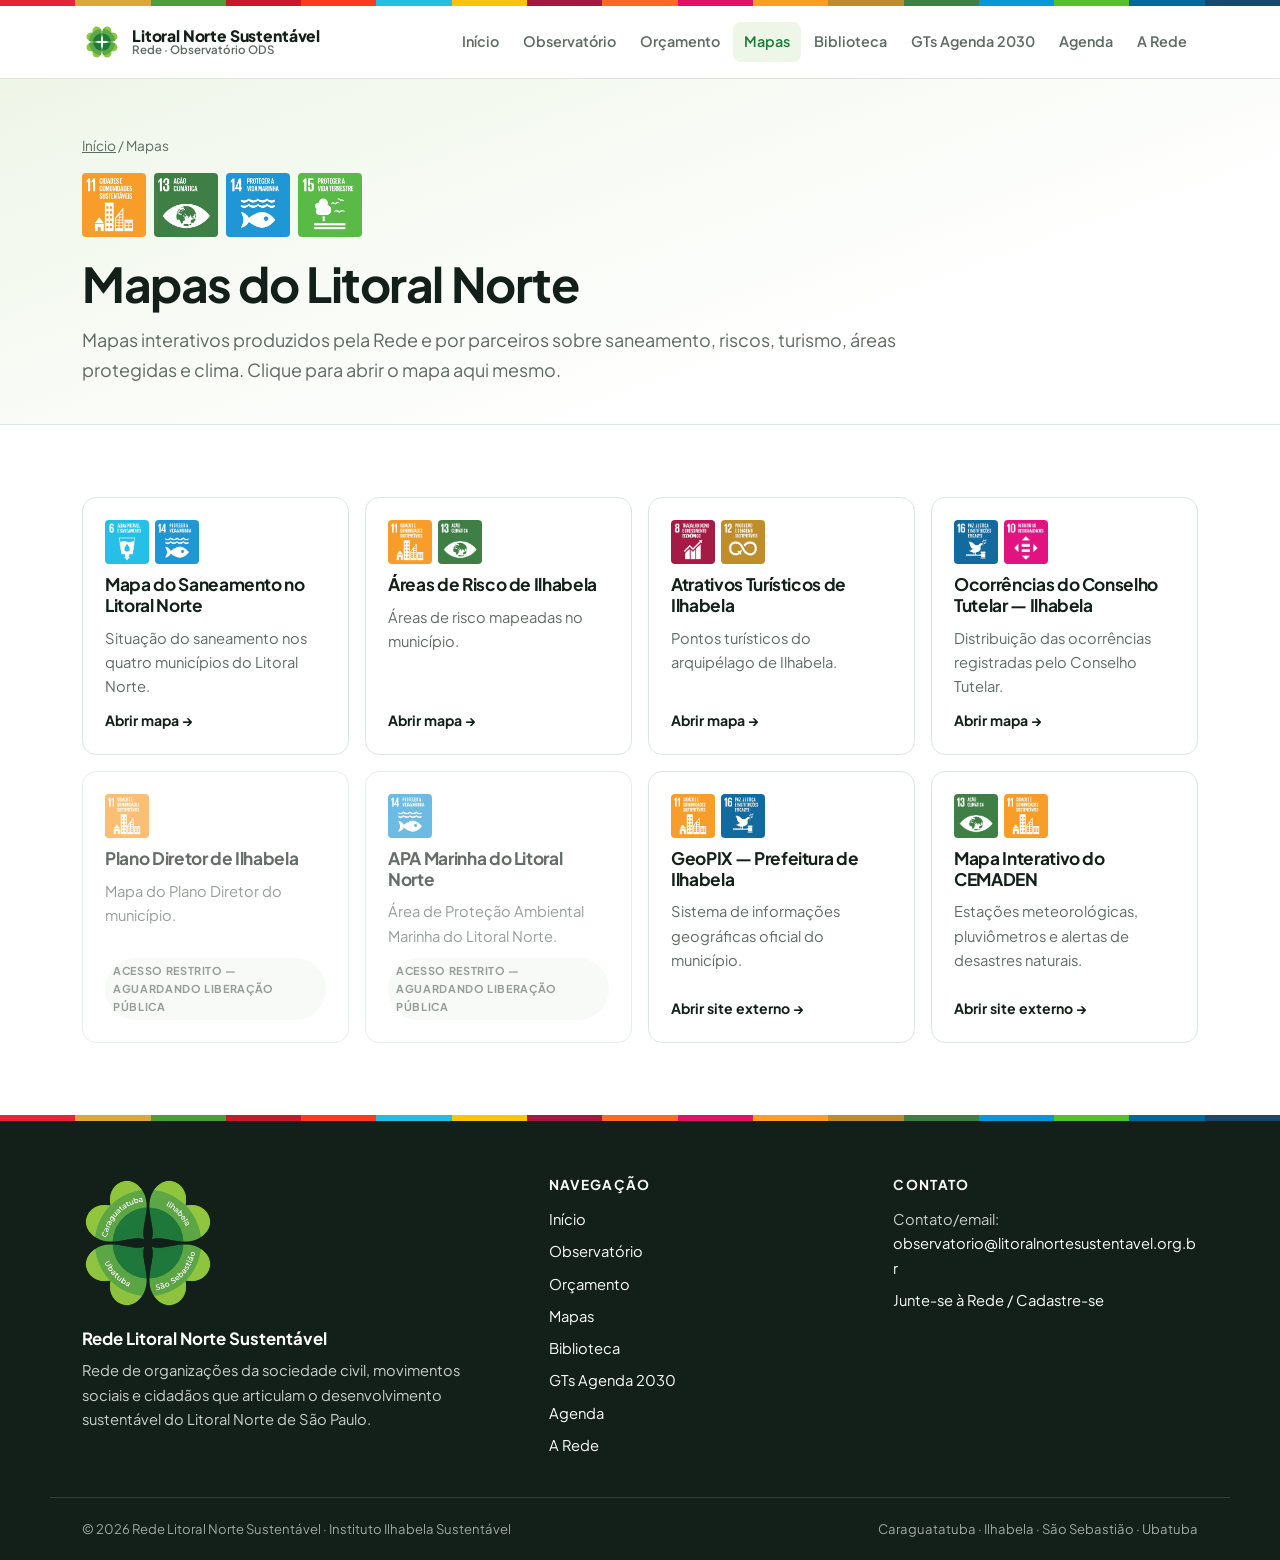
<file: mapas.html>
<!doctype html>
<html lang="pt-BR">
<head>
  <meta charset="utf-8">
  <meta name="viewport" content="width=device-width, initial-scale=1">
  <title>Mapas | Litoral Norte Sustentável</title>
  <meta name="description" content="Mapas interativos do Litoral Norte de São Paulo: saneamento, áreas de risco, turismo, unidades de conservação e monitoramento climático.">
  <link rel="icon" href="assets/img/logo-trevo.svg" type="image/svg+xml">
  <link rel="preconnect" href="https://fonts.googleapis.com">
  <link rel="preconnect" href="https://fonts.gstatic.com" crossorigin>
  <link href="https://fonts.googleapis.com/css2?family=Plus+Jakarta+Sans:wght@400;500;600;700;800&display=swap" rel="stylesheet">
  <link rel="stylesheet" href="assets/css/estilo.css">
</head>
<body>
  <div data-topo></div>

  <main id="conteudo">
    <section class="pagina-topo">
      <div class="container">
        <p class="migalhas"><a href="index.html">Início</a> / Mapas</p>
        <div class="selos selos-topo" data-ods-topo></div>
        <h1>Mapas do Litoral Norte</h1>
        <p class="lead">Mapas interativos produzidos pela Rede e por parceiros sobre saneamento, riscos, turismo, áreas protegidas e clima. Clique para abrir o mapa aqui mesmo.</p>
      </div>
    </section>

    <section class="secao">
      <div class="container">
        <div class="temas" data-mapas></div>
      </div>
    </section>
  </main>

  <div data-rodape></div>

  <script src="assets/js/dados.js"></script>
  <script src="assets/js/site.js"></script>
  <script>
    (function () {
      const { esc, selosODS, icone } = window.LNS.ui;
      // tipo "mapa": Google My Maps (abre no visualizador) · "site": abre em nova aba
      // restrito: mapa privado no Google — o dono precisa liberar "qualquer pessoa com o link"
      const MAPAS = [
        { titulo: "Mapa do Saneamento no Litoral Norte", desc: "Situação do saneamento nos quatro municípios do Litoral Norte.", ods: [6, 14], url: "https://www.google.com/maps/d/viewer?mid=1dgK12gr_bG9MLdg9Mj_MU2kRTMeS7iI", tipo: "mapa" },
        { titulo: "Áreas de Risco de Ilhabela", desc: "Áreas de risco mapeadas no município.", ods: [11, 13], url: "https://www.google.com/maps/d/viewer?mid=1lsZ58BSpt0OE5FGgG-3CwVjLYt4t2kU", tipo: "mapa" },
        { titulo: "Atrativos Turísticos de Ilhabela", desc: "Pontos turísticos do arquipélago de Ilhabela.", ods: [8, 12], url: "https://www.google.com/maps/d/viewer?mid=1y1M58nO7sF56yiMyReIMrWzLdA93kHHe", tipo: "mapa" },
        { titulo: "Ocorrências do Conselho Tutelar — Ilhabela", desc: "Distribuição das ocorrências registradas pelo Conselho Tutelar.", ods: [16, 10], url: "https://www.google.com/maps/d/viewer?mid=159mzQoerRFgveO6FEjnP1PyNR4U", tipo: "mapa" },
        { titulo: "Plano Diretor de Ilhabela", desc: "Mapa do Plano Diretor do município.", ods: [11], url: "https://www.google.com/maps/d/viewer?mid=1lLcl6XAM6sn6xNv-jtgB8Y-ycQ4", tipo: "mapa", restrito: true },
        { titulo: "APA Marinha do Litoral Norte", desc: "Área de Proteção Ambiental Marinha do Litoral Norte.", ods: [14], url: "https://www.google.com/maps/d/viewer?mid=1KUSfamjDnD_3IrImV0CrdvZ75nrNaFxd", tipo: "mapa", restrito: true },
        { titulo: "GeoPIX — Prefeitura de Ilhabela", desc: "Sistema de informações geográficas oficial do município.", ods: [11, 16], url: "https://ilhabela.geopx.com.br/geopixelcidades3/", tipo: "site" },
        { titulo: "Mapa Interativo do CEMADEN", desc: "Estações meteorológicas, pluviômetros e alertas de desastres naturais.", ods: [13, 11], url: "https://mapainterativo.cemaden.gov.br/", tipo: "site" },
      ];

      document.querySelector("[data-ods-topo]").innerHTML = selosODS([11, 13, 14, 15], 64).replace(/^<div class="selos">|<\/div>$/g, "");

      document.querySelector("[data-mapas]").innerHTML = MAPAS.map((m) => {
        const cor = "var(--ods-" + m.ods[0] + ")";
        const corpo = selosODS(m.ods, 44) + "<h3>" + esc(m.titulo) + "</h3><p>" + esc(m.desc) + "</p>";
        if (m.restrito) {
          return '<div class="tema tema-inativo" style="--cor:' + cor + '">' + corpo +
            '<span class="etiqueta">Acesso restrito — aguardando liberação pública</span></div>';
        }
        const attrs = m.tipo === "mapa"
          ? ' href="' + esc(m.url) + '" data-mapa="' + esc(m.titulo) + '"'
          : ' href="' + esc(m.url) + '" target="_blank" rel="noopener"';
        return '<a class="tema" style="--cor:' + cor + '"' + attrs + ">" + corpo +
          '<span class="seta">' + (m.tipo === "mapa" ? "Abrir mapa " : "Abrir site externo ") + "</span></a>";
      }).join("");
    })();
  </script>
</body>
</html>
</file>
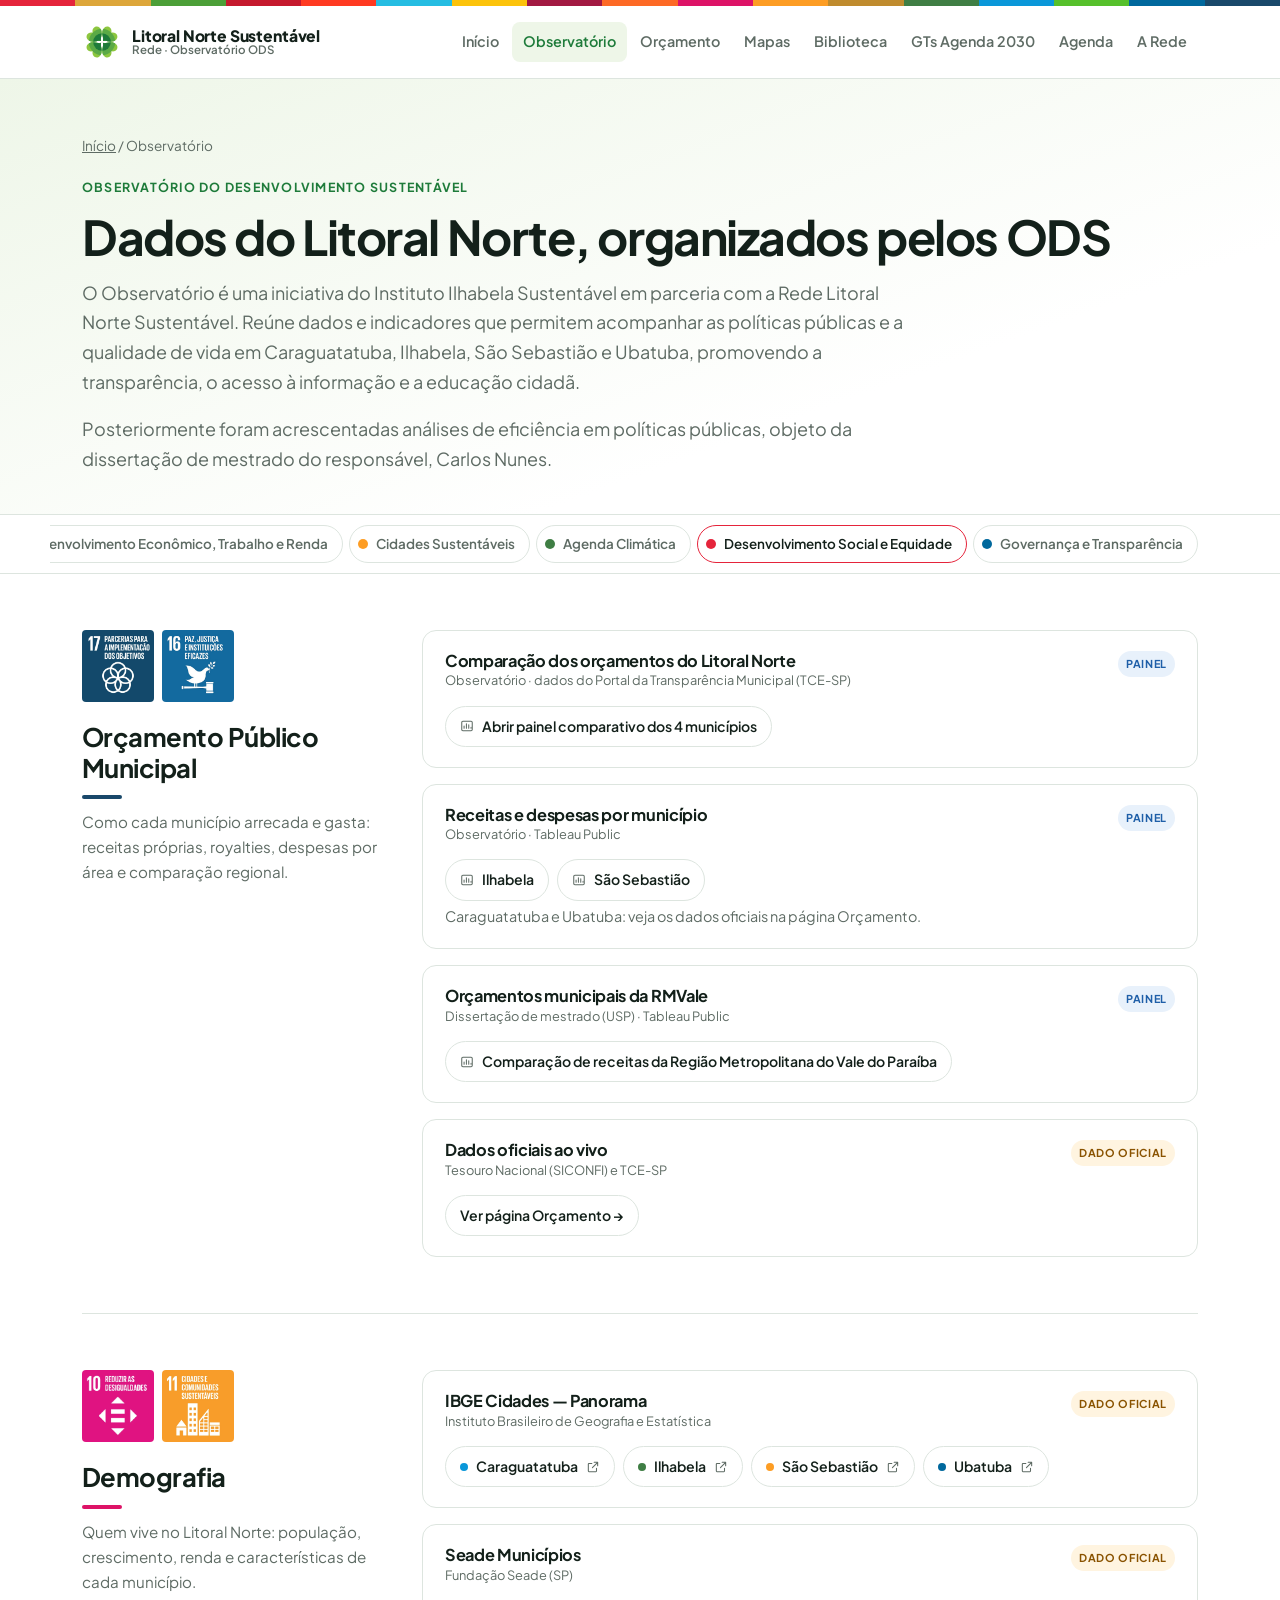
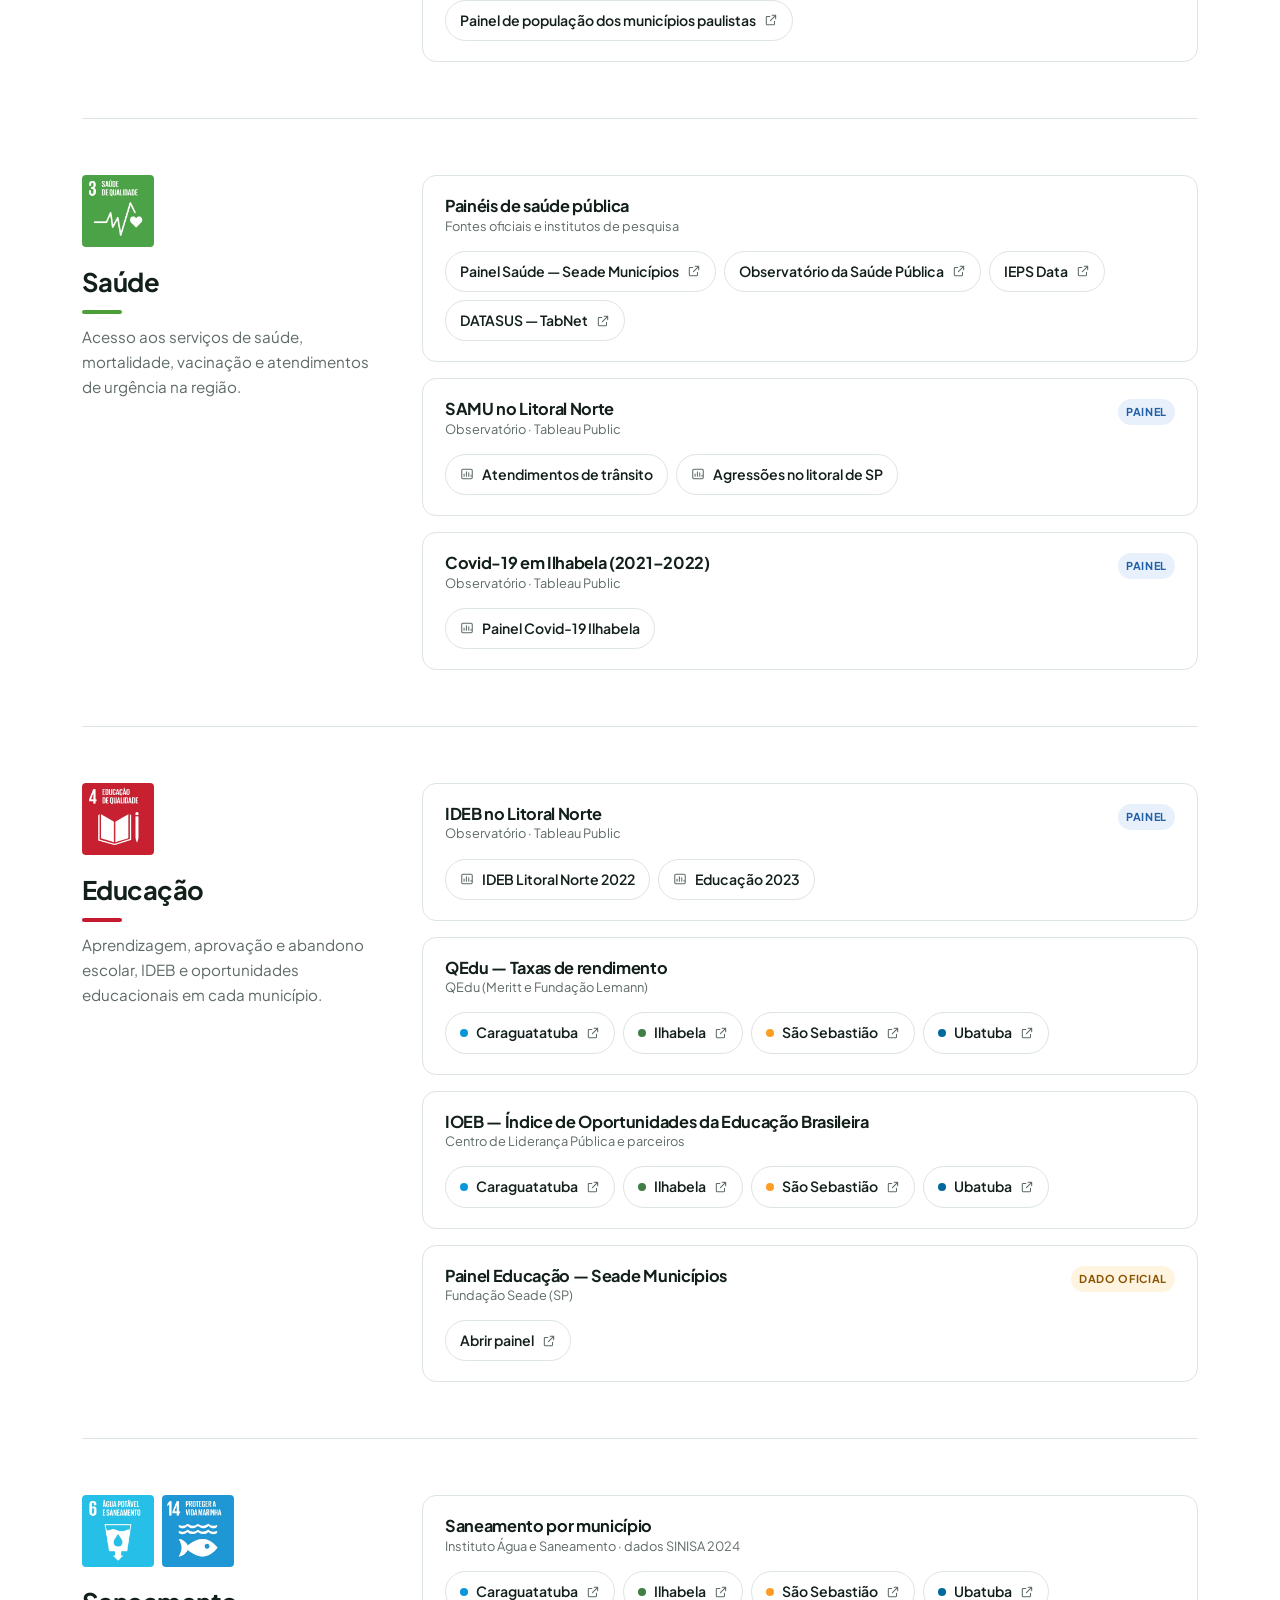
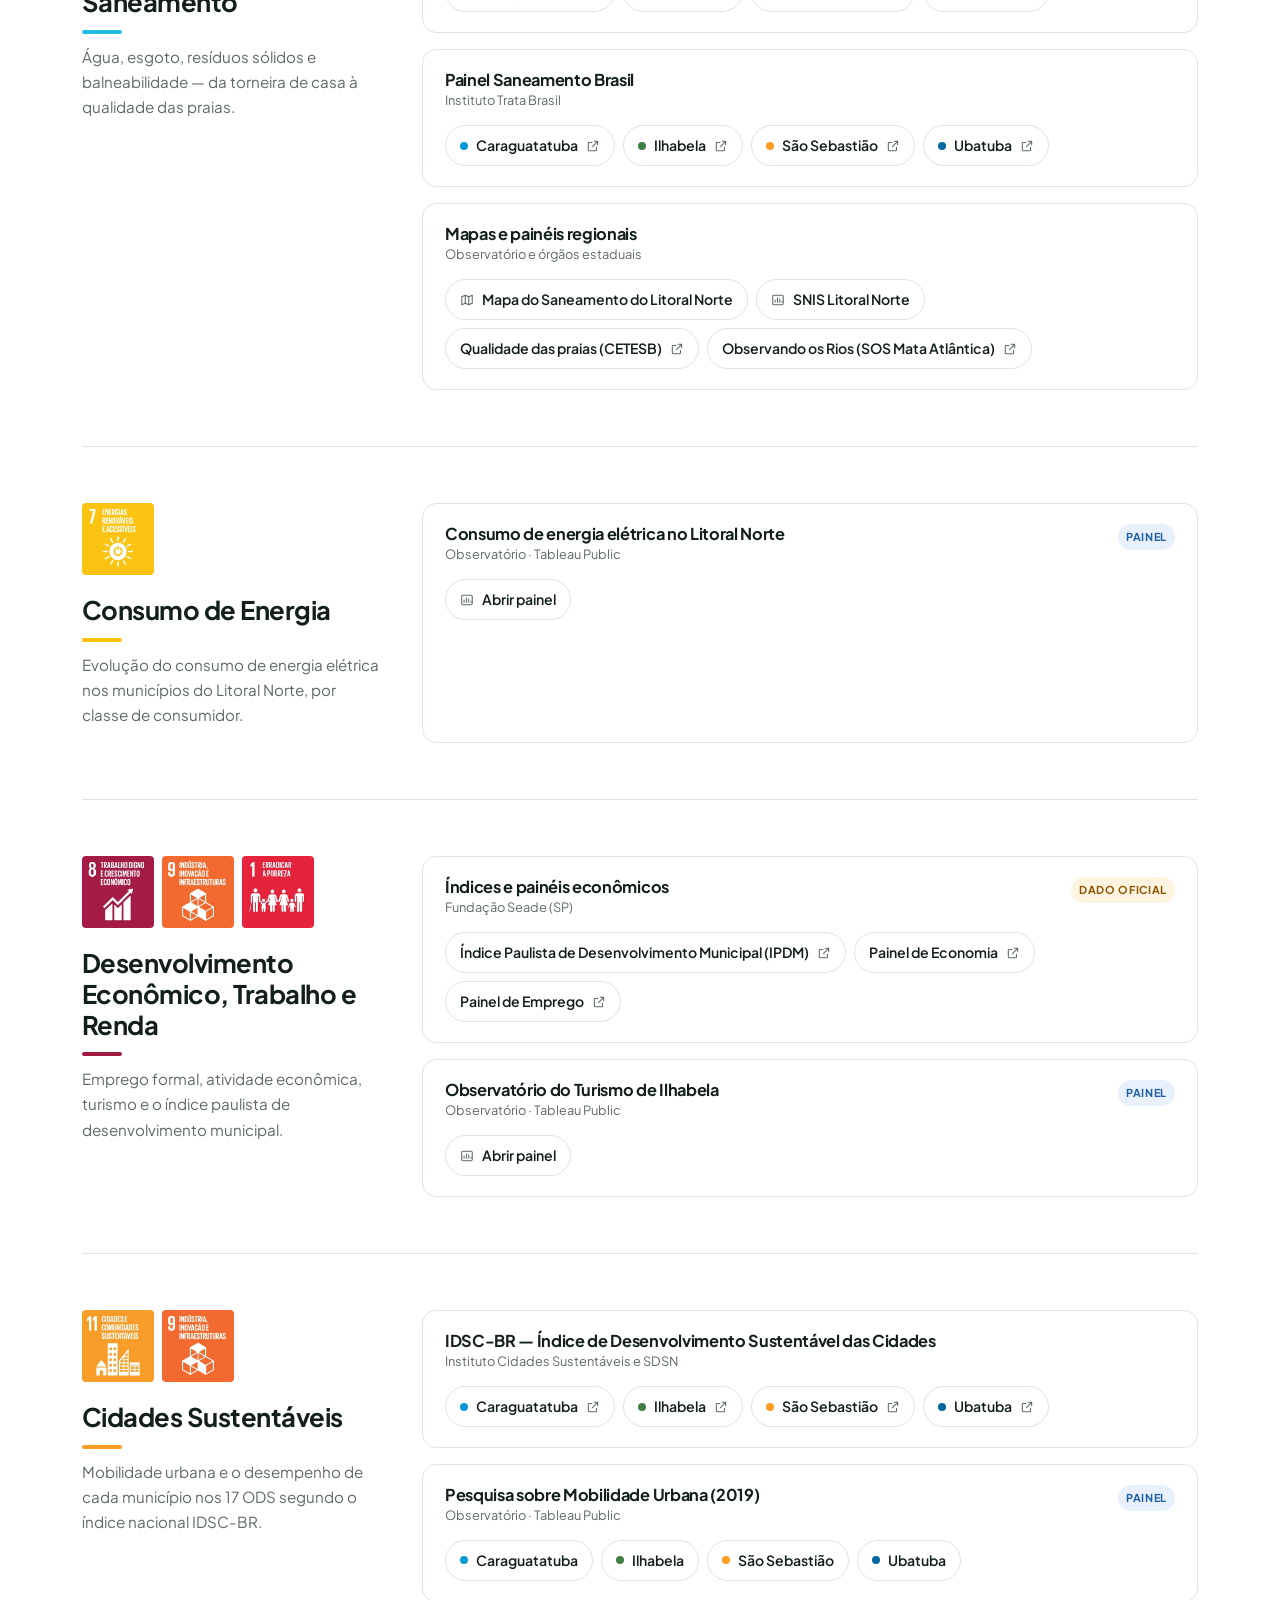
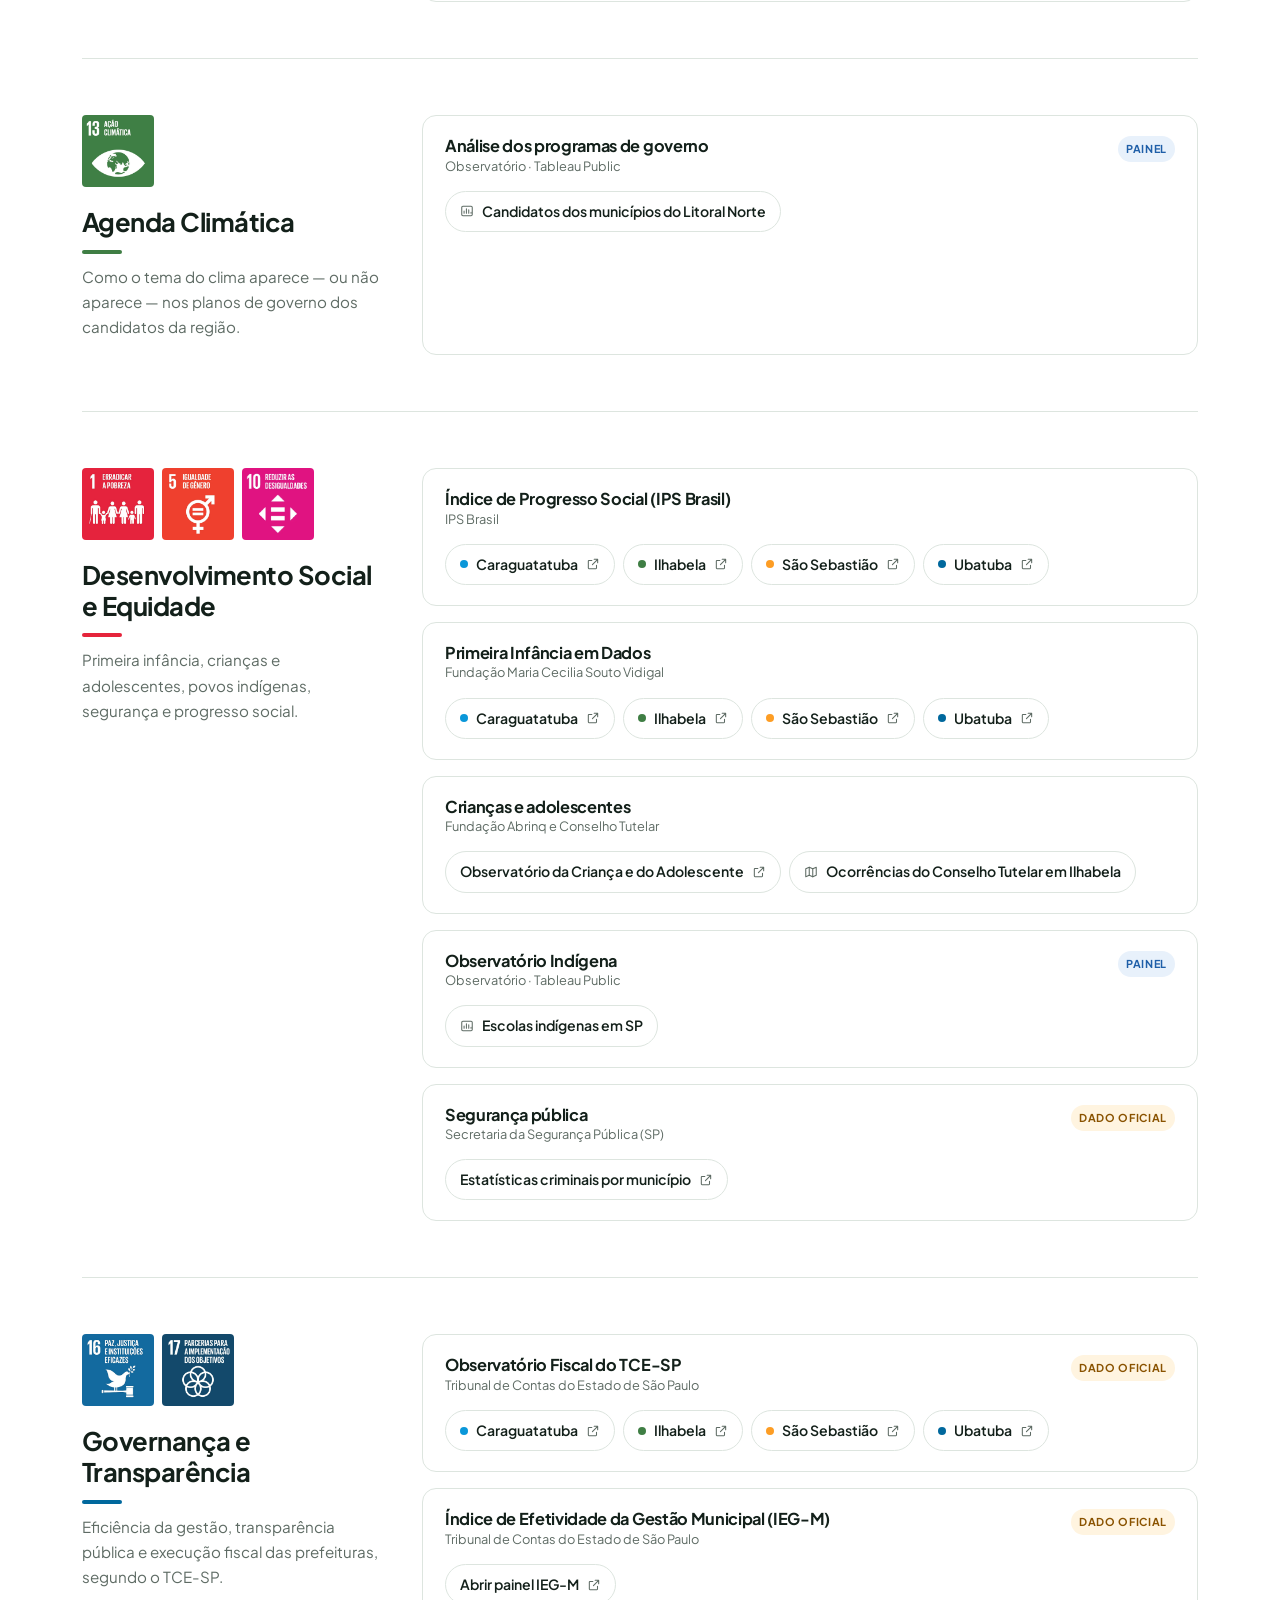
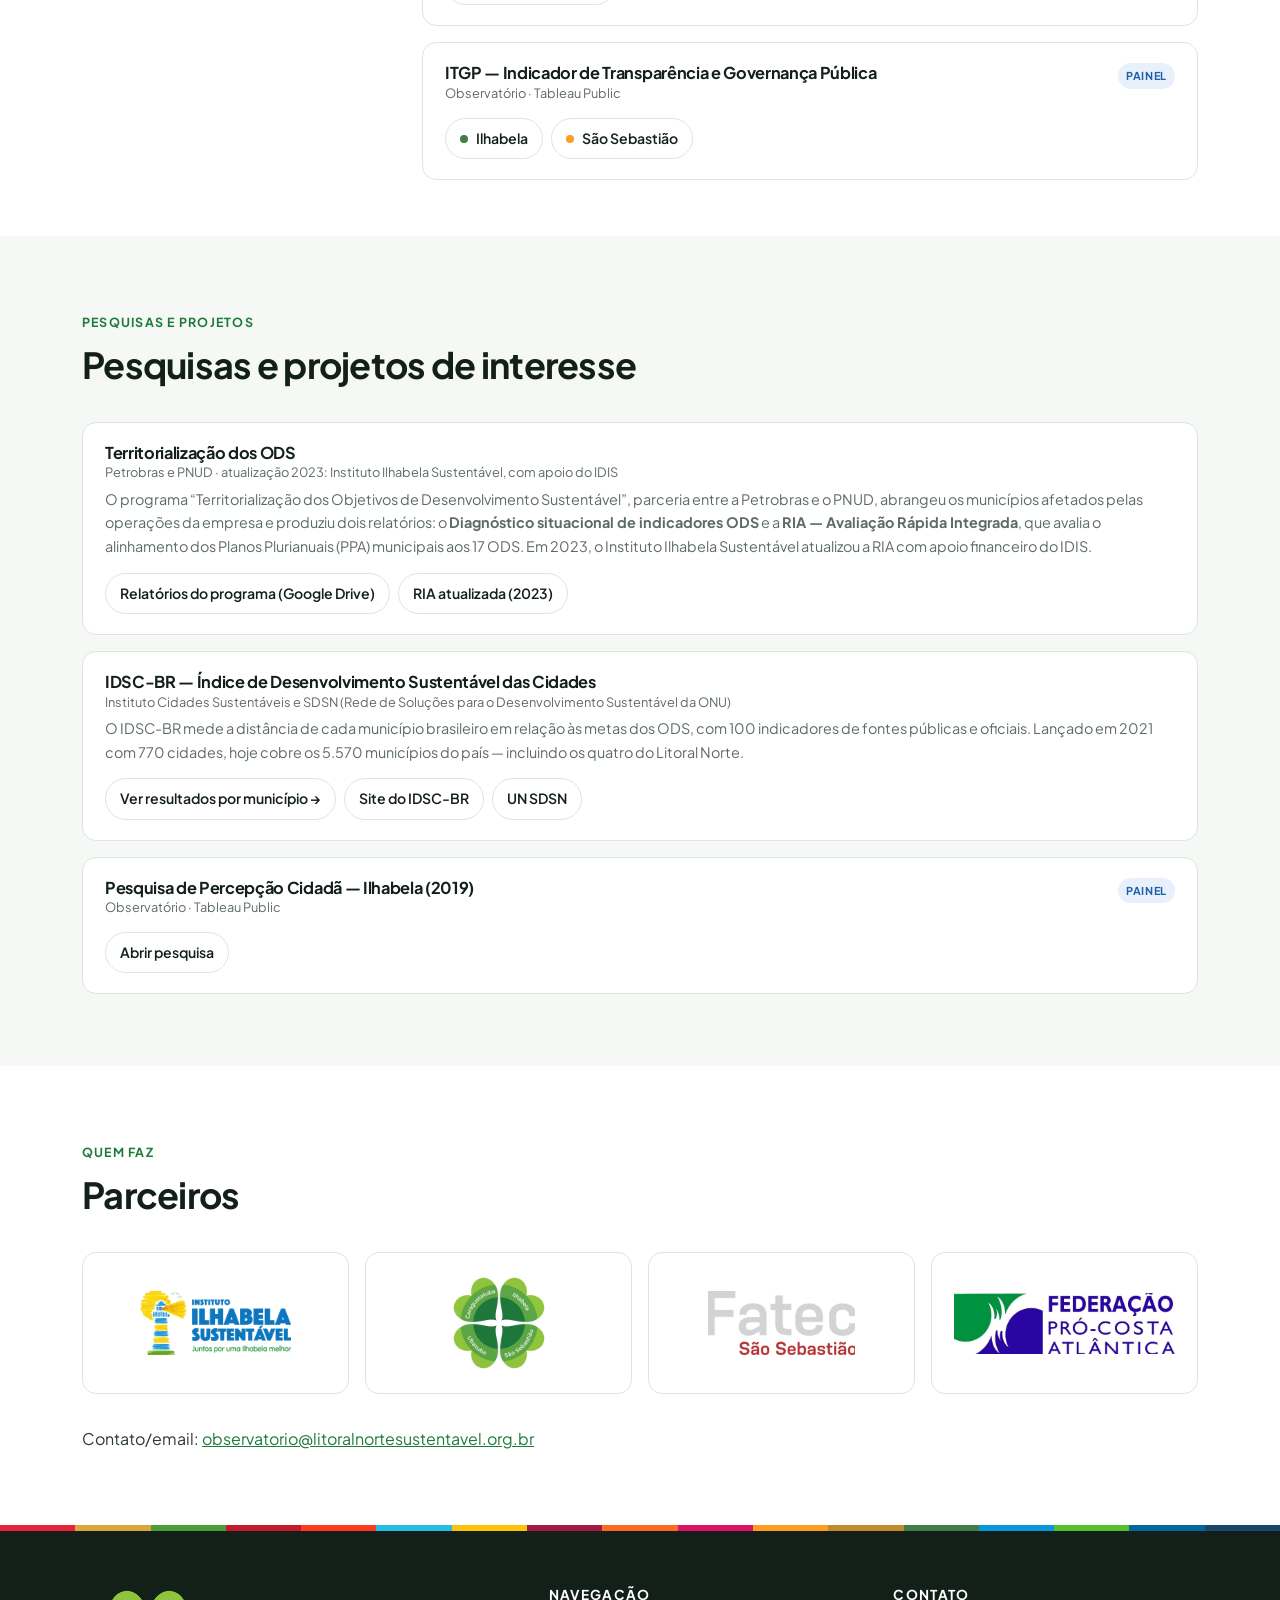
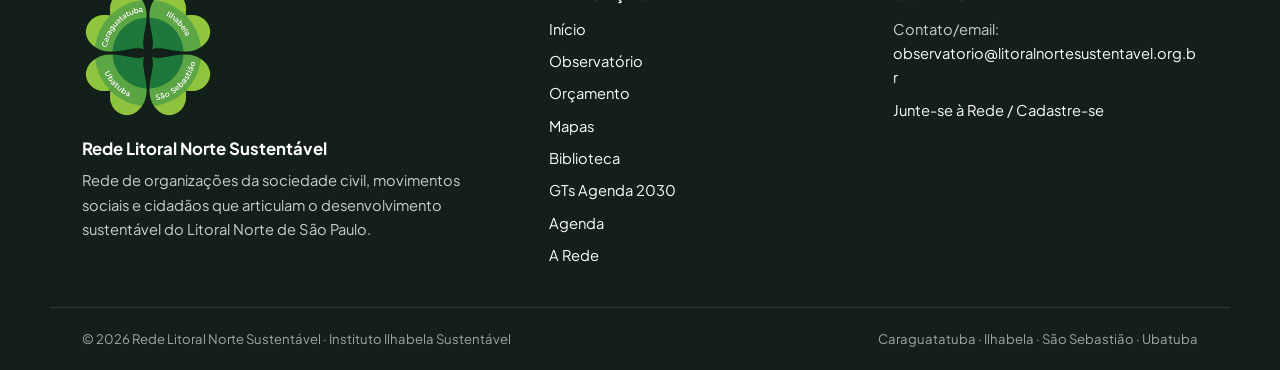
<file: observatorio.html>
<!doctype html>
<html lang="pt-BR">
<head>
  <meta charset="utf-8">
  <meta name="viewport" content="width=device-width, initial-scale=1">
  <title>Observatório do Desenvolvimento Sustentável | Litoral Norte Sustentável</title>
  <meta name="description" content="Dados e indicadores dos municípios do Litoral Norte de São Paulo organizados pelos Objetivos de Desenvolvimento Sustentável (ODS).">
  <link rel="icon" href="assets/img/logo-trevo.svg" type="image/svg+xml">
  <link rel="preconnect" href="https://fonts.googleapis.com">
  <link rel="preconnect" href="https://fonts.gstatic.com" crossorigin>
  <link href="https://fonts.googleapis.com/css2?family=Plus+Jakarta+Sans:wght@400;500;600;700;800&display=swap" rel="stylesheet">
  <link rel="stylesheet" href="assets/css/estilo.css">
</head>
<body>
  <div data-topo></div>

  <main id="conteudo">
    <section class="pagina-topo">
      <div class="container">
        <p class="migalhas"><a href="index.html">Início</a> / Observatório</p>
        <span class="sobretitulo">Observatório do Desenvolvimento Sustentável</span>
        <h1>Dados do Litoral Norte, organizados pelos ODS</h1>
        <div class="prosa">
          <p class="lead">O Observatório é uma iniciativa do Instituto Ilhabela Sustentável em parceria com a Rede Litoral Norte Sustentável. Reúne dados e indicadores que permitem acompanhar as políticas públicas e a qualidade de vida em Caraguatatuba, Ilhabela, São Sebastião e Ubatuba, promovendo a transparência, o acesso à informação e a educação cidadã.</p>
          <p class="lead">Posteriormente foram acrescentadas análises de eficiência em políticas públicas, objeto da dissertação de mestrado do responsável, Carlos Nunes.</p>
        </div>
      </div>
    </section>

    <nav class="nav-temas" aria-label="Temas do Observatório">
      <div class="container nav-temas-lista" data-nav-temas></div>
    </nav>

    <div class="container" data-temas></div>

    <section class="secao secao-alt" id="pesquisas" aria-labelledby="t-pesquisas">
      <div class="container">
        <div class="cabeca-secao">
          <span class="sobretitulo">Pesquisas e projetos</span>
          <h2 class="titulo-secao" id="t-pesquisas">Pesquisas e projetos de interesse</h2>
        </div>

        <div class="grupos">
          <article class="grupo" style="--cor:var(--ods-17)">
            <div class="grupo-topo"><div><h3>Territorialização dos ODS</h3><p class="grupo-fonte">Petrobras e PNUD · atualização 2023: Instituto Ilhabela Sustentável, com apoio do IDIS</p></div></div>
            <p class="grupo-desc">O programa “Territorialização dos Objetivos de Desenvolvimento Sustentável”, parceria entre a Petrobras e o PNUD, abrangeu os municípios afetados pelas operações da empresa e produziu dois relatórios: o <strong>Diagnóstico situacional de indicadores ODS</strong> e a <strong>RIA — Avaliação Rápida Integrada</strong>, que avalia o alinhamento dos Planos Plurianuais (PPA) municipais aos 17 ODS. Em 2023, o Instituto Ilhabela Sustentável atualizou a RIA com apoio financeiro do IDIS.</p>
            <div class="chips">
              <a class="chip" href="https://drive.google.com/drive/folders/1gOsaRXbg31uRoHafpnbStqKbRShmVJr4" target="_blank" rel="noopener">Relatórios do programa (Google Drive)</a>
              <a class="chip" href="https://drive.google.com/file/d/1nytraU4n_KBe03SOIyjY5vExU1OqD7_Q/view" target="_blank" rel="noopener">RIA atualizada (2023)</a>
            </div>
          </article>

          <article class="grupo" style="--cor:var(--ods-11)">
            <div class="grupo-topo"><div><h3>IDSC-BR — Índice de Desenvolvimento Sustentável das Cidades</h3><p class="grupo-fonte">Instituto Cidades Sustentáveis e SDSN (Rede de Soluções para o Desenvolvimento Sustentável da ONU)</p></div></div>
            <p class="grupo-desc">O IDSC-BR mede a distância de cada município brasileiro em relação às metas dos ODS, com 100 indicadores de fontes públicas e oficiais. Lançado em 2021 com 770 cidades, hoje cobre os 5.570 municípios do país — incluindo os quatro do Litoral Norte.</p>
            <div class="chips">
              <a class="chip" href="#cidades">Ver resultados por município →</a>
              <a class="chip" href="https://idsc.cidadessustentaveis.org.br/" target="_blank" rel="noopener">Site do IDSC-BR</a>
              <a class="chip" href="https://www.unsdsn.org/" target="_blank" rel="noopener">UN SDSN</a>
            </div>
          </article>

          <article class="grupo" style="--cor:var(--ods-16)">
            <div class="grupo-topo"><div><h3>Pesquisa de Percepção Cidadã — Ilhabela (2019)</h3><p class="grupo-fonte">Observatório · Tableau Public</p></div><span class="etiqueta etiqueta-tableau">Painel</span></div>
            <div class="chips">
              <a class="chip" href="https://public.tableau.com/views/I-Observatorio_ODS_2030_Indicadores/PesquisadePercepoCidad2019Story" data-tableau="Pesquisa de Percepção Cidadã — Ilhabela (2019)">Abrir pesquisa</a>
            </div>
          </article>
        </div>
      </div>
    </section>

    <section class="secao" aria-labelledby="t-parceiros">
      <div class="container">
        <div class="cabeca-secao">
          <span class="sobretitulo">Quem faz</span>
          <h2 class="titulo-secao" id="t-parceiros">Parceiros</h2>
        </div>
        <div class="parceiros">
          <div class="parceiro"><img src="assets/img/parceiros/instituto-ilhabela-sustentavel.png" alt="Instituto Ilhabela Sustentável" loading="lazy"></div>
          <div class="parceiro"><img src="assets/img/logo-rede-trevo-nomes-512.png" alt="Rede Litoral Norte Sustentável" loading="lazy" class="parceiro-trevo"></div>
          <div class="parceiro"><img src="assets/img/parceiros/fatec-sao-sebastiao.png" alt="Fatec São Sebastião" loading="lazy"></div>
          <div class="parceiro"><img src="assets/img/parceiros/federacao-pro-costa-atlantica.jpg" alt="Federação Pró-Costa Atlântica" loading="lazy"></div>
        </div>
        <p class="mt-32">Contato/email: <a href="mailto:observatorio@litoralnortesustentavel.org.br">observatorio@litoralnortesustentavel.org.br</a></p>
      </div>
    </section>
  </main>

  <div data-rodape></div>

  <script src="assets/js/dados.js"></script>
  <script src="assets/js/site.js"></script>
  <script src="assets/js/observatorio.js"></script>
</body>
</html>
</file>
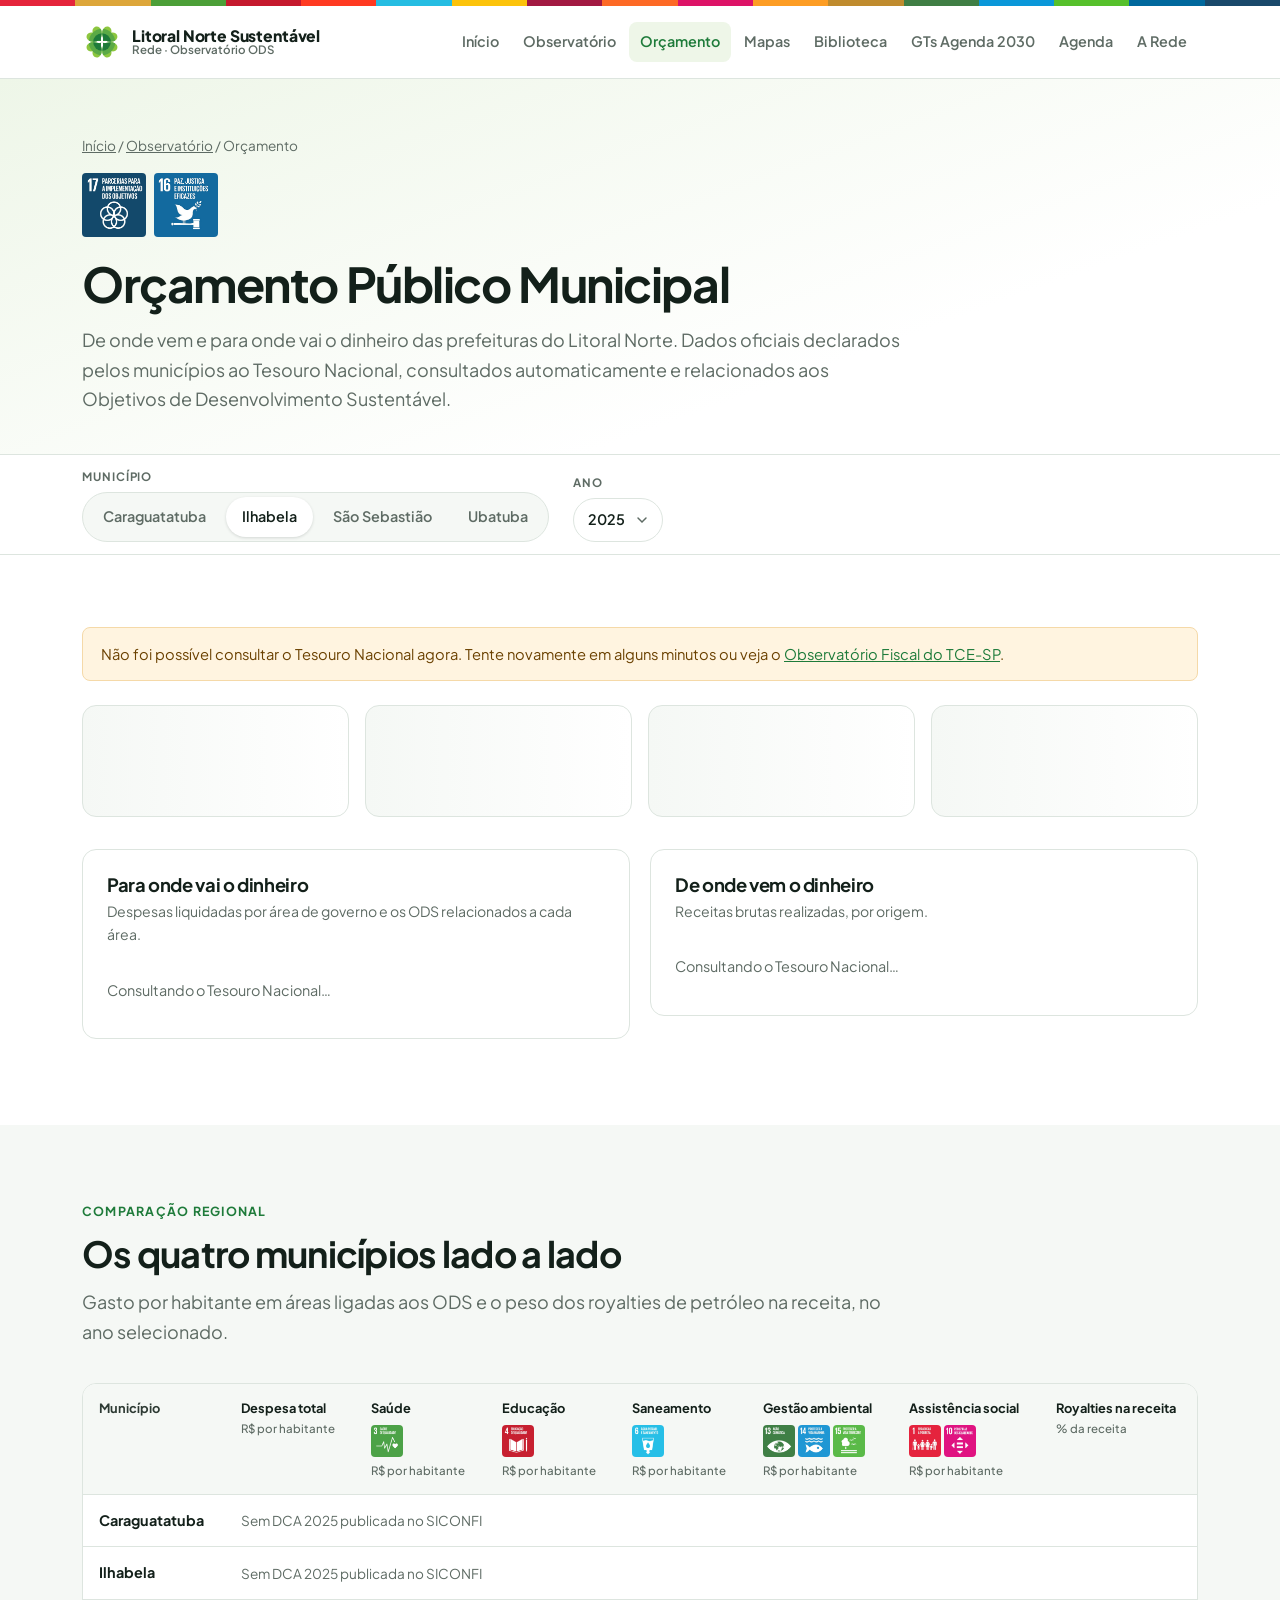
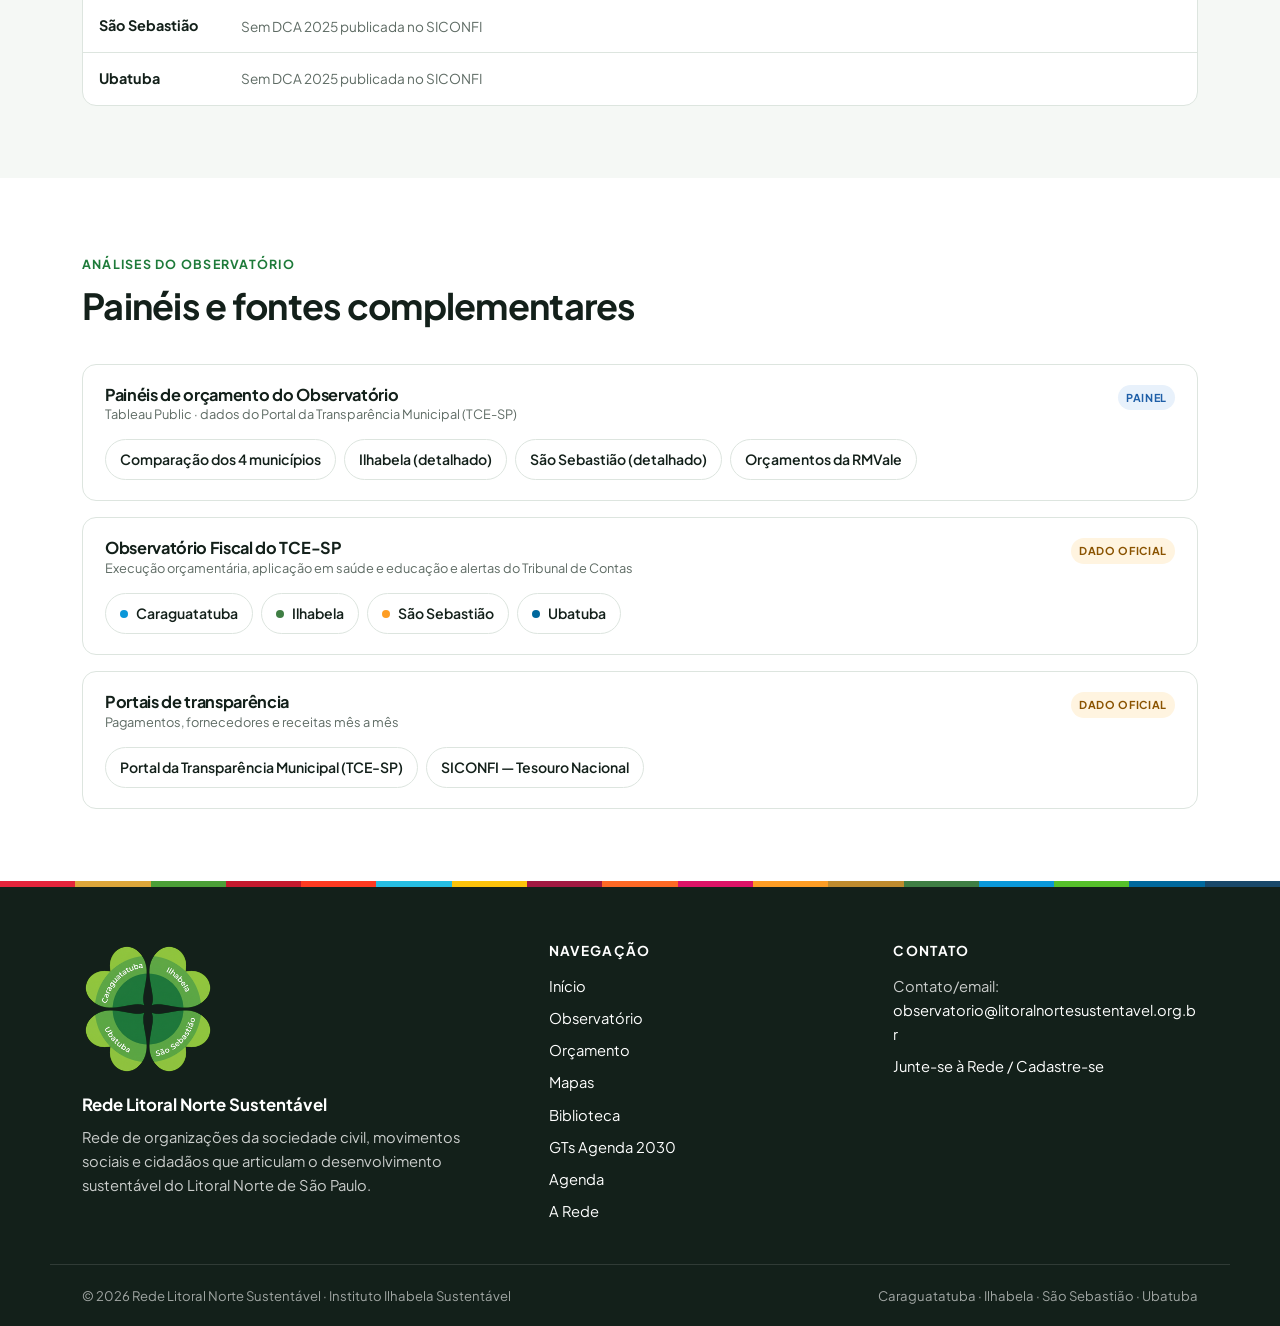
<file: orcamento.html>
<!doctype html>
<html lang="pt-BR">
<head>
  <meta charset="utf-8">
  <meta name="viewport" content="width=device-width, initial-scale=1">
  <title>Orçamento Público Municipal | Litoral Norte Sustentável</title>
  <meta name="description" content="Receitas e despesas das prefeituras de Caraguatatuba, Ilhabela, São Sebastião e Ubatuba com dados oficiais do Tesouro Nacional (SICONFI), relacionadas aos ODS.">
  <link rel="icon" href="assets/img/logo-trevo.svg" type="image/svg+xml">
  <link rel="preconnect" href="https://fonts.googleapis.com">
  <link rel="preconnect" href="https://fonts.gstatic.com" crossorigin>
  <link href="https://fonts.googleapis.com/css2?family=Plus+Jakarta+Sans:wght@400;500;600;700;800&display=swap" rel="stylesheet">
  <link rel="stylesheet" href="assets/css/estilo.css">
</head>
<body>
  <div data-topo></div>

  <main id="conteudo">
    <section class="pagina-topo">
      <div class="container">
        <p class="migalhas"><a href="index.html">Início</a> / <a href="observatorio.html">Observatório</a> / Orçamento</p>
        <div class="selos selos-topo" data-ods-topo></div>
        <h1>Orçamento Público Municipal</h1>
        <p class="lead">De onde vem e para onde vai o dinheiro das prefeituras do Litoral Norte. Dados oficiais declarados pelos municípios ao Tesouro Nacional, consultados automaticamente e relacionados aos Objetivos de Desenvolvimento Sustentável.</p>
      </div>
    </section>

    <!-- Filtros -->
    <div class="filtros-barra">
      <div class="container filtros">
        <div class="filtro">
          <span class="filtro-rotulo" id="rot-municipio">Município</span>
          <div class="segmentado" role="radiogroup" aria-labelledby="rot-municipio" data-municipios></div>
        </div>
        <label class="filtro">
          <span class="filtro-rotulo">Ano</span>
          <select class="seletor" data-ano></select>
        </label>
      </div>
    </div>

    <section class="secao" aria-live="polite">
      <div class="container">
        <div class="aviso" data-aviso hidden></div>

        <div class="kpis" data-kpis>
          <div class="kpi esqueleto"></div><div class="kpi esqueleto"></div><div class="kpi esqueleto"></div><div class="kpi esqueleto"></div>
        </div>

        <div class="duas-colunas mt-32">
          <article class="cartao-grafico">
            <header>
              <h2>Para onde vai o dinheiro</h2>
              <p>Despesas liquidadas por área de governo e os ODS relacionados a cada área.</p>
            </header>
            <div class="barras" data-despesas><p class="carregando">Consultando o Tesouro Nacional…</p></div>
          </article>
          <article class="cartao-grafico">
            <header>
              <h2>De onde vem o dinheiro</h2>
              <p>Receitas brutas realizadas, por origem.</p>
            </header>
            <div class="barras" data-receitas><p class="carregando">Consultando o Tesouro Nacional…</p></div>
          </article>
        </div>
        <p class="fonte-dados" data-fonte></p>
      </div>
    </section>

    <section class="secao secao-alt" aria-labelledby="t-comparacao">
      <div class="container">
        <div class="cabeca-secao">
          <span class="sobretitulo">Comparação regional</span>
          <h2 class="titulo-secao" id="t-comparacao">Os quatro municípios lado a lado</h2>
          <p class="lead">Gasto por habitante em áreas ligadas aos ODS e o peso dos royalties de petróleo na receita, no ano selecionado.</p>
        </div>
        <div class="tabela-rolagem">
          <table class="tabela-comparacao" data-comparacao>
            <caption class="visualmente-oculto">Comparação de despesas por habitante entre os municípios do Litoral Norte</caption>
            <tbody><tr><td class="carregando">Consultando o Tesouro Nacional…</td></tr></tbody>
          </table>
        </div>
      </div>
    </section>

    <section class="secao" aria-labelledby="t-paineis">
      <div class="container">
        <div class="cabeca-secao">
          <span class="sobretitulo">Análises do Observatório</span>
          <h2 class="titulo-secao" id="t-paineis">Painéis e fontes complementares</h2>
        </div>
        <div class="grupos">
          <article class="grupo">
            <div class="grupo-topo"><div><h3>Painéis de orçamento do Observatório</h3><p class="grupo-fonte">Tableau Public · dados do Portal da Transparência Municipal (TCE-SP)</p></div><span class="etiqueta etiqueta-tableau">Painel</span></div>
            <div class="chips">
              <a class="chip" href="https://public.tableau.com/views/OrcamentoLN/Orc4MunicipiosLN" data-tableau="Comparação dos orçamentos do Litoral Norte">Comparação dos 4 municípios</a>
              <a class="chip" href="https://public.tableau.com/views/OrcamentoLN/menu?Municipio=Ilhabela" data-tableau="Orçamento — Ilhabela">Ilhabela (detalhado)</a>
              <a class="chip" href="https://public.tableau.com/views/OrcamentoLN_17608037325790/menu?Municipio=S%C3%A3o%20Sebasti%C3%A3o" data-tableau="Orçamento — São Sebastião">São Sebastião (detalhado)</a>
              <a class="chip" href="https://public.tableau.com/views/dissertacaoUSP/Receitas_RMVale" data-tableau="Orçamentos municipais da RMVale">Orçamentos da RMVale</a>
            </div>
          </article>
          <article class="grupo">
            <div class="grupo-topo"><div><h3>Observatório Fiscal do TCE-SP</h3><p class="grupo-fonte">Execução orçamentária, aplicação em saúde e educação e alertas do Tribunal de Contas</p></div><span class="etiqueta etiqueta-oficial">Dado oficial</span></div>
            <div class="chips" data-tce></div>
          </article>
          <article class="grupo">
            <div class="grupo-topo"><div><h3>Portais de transparência</h3><p class="grupo-fonte">Pagamentos, fornecedores e receitas mês a mês</p></div><span class="etiqueta etiqueta-oficial">Dado oficial</span></div>
            <div class="chips">
              <a class="chip" href="https://transparencia.tce.sp.gov.br/" target="_blank" rel="noopener">Portal da Transparência Municipal (TCE-SP)</a>
              <a class="chip" href="https://siconfi.tesouro.gov.br/" target="_blank" rel="noopener">SICONFI — Tesouro Nacional</a>
            </div>
          </article>
        </div>
      </div>
    </section>
  </main>

  <div data-rodape></div>
  <div class="dica" role="tooltip" data-dica hidden></div>

  <script src="assets/js/dados.js"></script>
  <script src="assets/js/site.js"></script>
  <script src="assets/js/orcamento.js"></script>
</body>
</html>
</file>
<file: assets/css/estilo.css>
/* ==========================================================================
   Rede Litoral Norte Sustentável — folha de estilos principal
   ========================================================================== */

/* ---------- Tokens ---------- */
:root {
  /* Marca (verdes do trevo) */
  --verde-escuro: #1E7B3A;
  --verde: #5BAA46;
  --verde-claro: #8DC63F;
  --verde-fundo: #EEF6E8;

  /* Neutros */
  --tinta: #13201A;
  --texto: #2D3A33;
  --suave: #5E6B64;
  --linha: #DDE5DF;
  --fundo: #FFFFFF;
  --fundo-alt: #F5F8F5;

  /* Cores oficiais dos ODS (ONU) */
  --ods-1: #E5243B;  --ods-2: #DDA63A;  --ods-3: #4C9F38;  --ods-4: #C5192D;
  --ods-5: #FF3A21;  --ods-6: #26BDE2;  --ods-7: #FCC30B;  --ods-8: #A21942;
  --ods-9: #FD6925;  --ods-10: #DD1367; --ods-11: #FD9D24; --ods-12: #BF8B2E;
  --ods-13: #3F7E44; --ods-14: #0A97D9; --ods-15: #56C02B; --ods-16: #00689D;
  --ods-17: #19486A;

  --fonte: "Plus Jakarta Sans", system-ui, -apple-system, "Segoe UI", Roboto, sans-serif;
  --raio: 14px;
  --raio-sm: 8px;
  --sombra: 0 1px 2px rgba(19, 32, 26, .06), 0 8px 24px rgba(19, 32, 26, .07);
  --sombra-forte: 0 2px 4px rgba(19, 32, 26, .08), 0 16px 40px rgba(19, 32, 26, .12);
  --largura: 1180px;
  --topo: 72px;
}

/* ---------- Reset ---------- */
*, *::before, *::after { box-sizing: border-box; }
* { margin: 0; }
html { -webkit-text-size-adjust: 100%; scroll-behavior: smooth; scroll-padding-top: calc(var(--topo) + 16px); }
body {
  font-family: var(--fonte);
  font-size: 1rem;
  line-height: 1.65;
  color: var(--texto);
  background: var(--fundo);
  -webkit-font-smoothing: antialiased;
  overflow-x: hidden;
}
img, svg, iframe { display: block; max-width: 100%; }
img { height: auto; }
a { color: var(--verde-escuro); }
h1, h2, h3, h4 { color: var(--tinta); line-height: 1.2; letter-spacing: -0.02em; overflow-wrap: break-word; hyphens: auto; }
button { font: inherit; cursor: pointer; }
[hidden] { display: none !important; }
:focus-visible { outline: 3px solid var(--ods-6); outline-offset: 2px; border-radius: 4px; }
@media (prefers-reduced-motion: reduce) {
  html { scroll-behavior: auto; }
  *, *::before, *::after { transition: none !important; animation: none !important; }
}

.pular-conteudo {
  position: absolute; left: 16px; top: -60px; z-index: 100;
  padding: 10px 16px; border-radius: var(--raio-sm);
  background: var(--tinta); color: #fff; text-decoration: none;
}
.pular-conteudo:focus { top: 12px; }

/* ---------- Layout ---------- */
.container { width: 100%; max-width: var(--largura); margin-inline: auto; padding-inline: 16px; }
@media (min-width: 768px) { .container { padding-inline: 32px; } }

.secao { padding-block: 72px; }
.secao-alt { background: var(--fundo-alt); }
@media (max-width: 767px) { .secao { padding-block: 52px; } }

.sobretitulo {
  display: inline-block;
  font-size: .78rem; font-weight: 700; letter-spacing: .1em; text-transform: uppercase;
  color: var(--verde-escuro);
  margin-bottom: 10px;
}
.titulo-secao { font-size: clamp(1.6rem, 3.2vw, 2.25rem); margin-bottom: 12px; }
.lead { font-size: 1.125rem; color: var(--suave); max-width: 64ch; }
.cabeca-secao { margin-bottom: 36px; }
.cabeca-secao.centro { text-align: center; }
.cabeca-secao.centro .lead { margin-inline: auto; }
.cabeca-linha { display: flex; align-items: end; justify-content: space-between; gap: 16px; flex-wrap: wrap; }

/* ---------- Faixa ODS ---------- */
.faixa-ods { display: grid; grid-template-columns: repeat(17, 1fr); height: 6px; }
.faixa-ods span { display: block; }

/* ---------- Cabeçalho ---------- */
.topo {
  position: sticky; top: 0; z-index: 50;
  background: rgba(255, 255, 255, .92);
  backdrop-filter: saturate(180%) blur(12px);
  -webkit-backdrop-filter: saturate(180%) blur(12px);
  border-bottom: 1px solid var(--linha);
}
.topo-inner { height: var(--topo); display: flex; align-items: center; justify-content: space-between; gap: 16px; }
.marca { display: flex; align-items: center; gap: 10px; text-decoration: none; color: var(--tinta); min-width: 0; }
.marca img { width: 40px; height: 40px; flex: none; }
.marca-texto { display: flex; flex-direction: column; line-height: 1.1; }
.marca-texto strong { font-size: .98rem; font-weight: 800; letter-spacing: -0.01em; }
.marca-texto small { font-size: .72rem; color: var(--suave); font-weight: 600; }

.menu { display: flex; align-items: center; gap: 2px; }
.menu a {
  padding: 8px 11px; border-radius: var(--raio-sm);
  font-size: .9rem; font-weight: 600; text-decoration: none; color: var(--suave);
  transition: color .15s, background-color .15s;
  white-space: nowrap;
}
.menu a:hover { color: var(--tinta); background: var(--fundo-alt); }
.menu a[aria-current="page"] { color: var(--verde-escuro); background: var(--verde-fundo); }

.menu-botao {
  display: none; width: 44px; height: 44px; border: 0; background: none;
  flex-direction: column; justify-content: center; align-items: center; gap: 5px;
}
.menu-botao span { width: 22px; height: 2px; background: var(--tinta); transition: transform .2s, opacity .2s; }

@media (max-width: 1080px) {
  .menu-botao { display: flex; }
  .menu {
    display: none; position: absolute; top: var(--topo); left: 0; right: 0;
    flex-direction: column; align-items: stretch; gap: 0;
    padding: 8px 16px 20px; background: var(--fundo);
    border-bottom: 1px solid var(--linha); box-shadow: var(--sombra);
    max-height: calc(100vh - var(--topo)); overflow-y: auto;
  }
  .menu.aberto { display: flex; }
  .menu a { padding: 14px 12px; font-size: 1rem; }
  .menu-botao[aria-expanded="true"] span:nth-child(1) { transform: translateY(7px) rotate(45deg); }
  .menu-botao[aria-expanded="true"] span:nth-child(2) { opacity: 0; }
  .menu-botao[aria-expanded="true"] span:nth-child(3) { transform: translateY(-7px) rotate(-45deg); }
}

/* ---------- Botões ---------- */
.botao {
  display: inline-flex; align-items: center; justify-content: center; gap: 8px;
  padding: 13px 22px; border-radius: 999px; border: 1px solid transparent;
  font-weight: 700; font-size: .95rem; text-decoration: none;
  transition: background-color .15s, border-color .15s, color .15s, transform .15s;
}
.botao:hover { transform: translateY(-1px); }
.botao-primario { background: var(--verde-escuro); color: #fff; }
.botao-primario:hover { background: #17652F; }
.botao-claro { background: #fff; color: var(--tinta); }
.botao-claro:hover { background: var(--verde-fundo); }
.botao-contorno { border-color: rgba(255, 255, 255, .7); color: #fff; }
.botao-contorno:hover { background: rgba(255, 255, 255, .12); }
.botao-linha { border-color: var(--linha); color: var(--tinta); background: #fff; }
.botao-linha:hover { border-color: var(--verde); }
.seta::after { content: "→"; transition: transform .15s; }
a:hover > .seta::after, .seta:hover::after { transform: translateX(3px); }

/* ---------- Hero ---------- */
.hero {
  position: relative; isolation: isolate;
  color: #fff;
  padding-block: clamp(88px, 14vw, 148px) clamp(72px, 10vw, 112px);
  background: var(--tinta);
  overflow: hidden;
}
.hero-foto {
  position: absolute; inset: 0; z-index: -2;
  width: 100%; height: 100%; object-fit: cover; object-position: center 60%;
}
.hero::before {
  content: ""; position: absolute; inset: 0; z-index: -1;
  background:
    linear-gradient(100deg, rgba(10, 34, 22, .88) 0%, rgba(10, 34, 22, .66) 45%, rgba(10, 34, 22, .2) 100%);
}
.hero .sobretitulo { color: var(--verde-claro); }
.hero h1 { color: #fff; font-size: clamp(2.2rem, 5.4vw, 3.9rem); max-width: 17ch; margin-bottom: 18px; letter-spacing: -0.03em; }
.hero .lead { color: rgba(255, 255, 255, .86); max-width: 58ch; }
.hero-acoes { display: flex; flex-wrap: wrap; gap: 12px; margin-top: 32px; }
.hero-compromisso {
  display: flex; flex-wrap: wrap; align-items: center; gap: 12px; margin-top: 40px;
  font-size: .85rem; color: rgba(255, 255, 255, .8);
}
.hero-compromisso .ods-mini { display: flex; flex-wrap: wrap; gap: 3px; }
.hero-compromisso .ods-mini img { width: 26px; height: 26px; border-radius: 3px; }

/* Cabeçalho de página interna */
.pagina-topo {
  background: linear-gradient(160deg, var(--verde-fundo), #fff 70%);
  padding-block: 56px 40px;
  border-bottom: 1px solid var(--linha);
}
.pagina-topo h1 { font-size: clamp(2rem, 4.4vw, 3rem); margin-bottom: 12px; letter-spacing: -0.03em; }
.migalhas { font-size: .85rem; color: var(--suave); margin-bottom: 16px; }
.migalhas a { color: var(--suave); }

/* ---------- Números (cidades) ---------- */
.numeros { display: grid; grid-template-columns: repeat(4, 1fr); gap: 16px; }
@media (max-width: 900px) { .numeros { grid-template-columns: repeat(2, 1fr); } }
@media (max-width: 420px) { .numeros { grid-template-columns: 1fr; } }
.cidade {
  position: relative; overflow: hidden;
  border-radius: var(--raio); background: #fff; border: 1px solid var(--linha);
  display: flex; flex-direction: column;
  transition: box-shadow .2s, transform .2s;
}
.cidade:hover { box-shadow: var(--sombra); transform: translateY(-2px); }
.cidade-foto { width: 100%; aspect-ratio: 4 / 3; object-fit: cover; border-bottom: 4px solid var(--cor, var(--verde)); }
.cidade-corpo { padding: 18px 20px 20px; display: flex; flex-direction: column; gap: 6px; }
.cidade h3 { font-size: 1.12rem; }
.cidade-pop { font-size: 1.9rem; font-weight: 800; color: var(--tinta); letter-spacing: -0.03em; line-height: 1.1; }
.cidade-rotulo { font-size: .8rem; color: var(--suave); }
.cidade-links { display: flex; flex-wrap: wrap; gap: 6px 14px; margin-top: 10px; font-size: .85rem; font-weight: 600; }
.fonte-dados { margin-top: 14px; font-size: .8rem; color: var(--suave); }

/* ---------- Cartões de tema (ODS) ---------- */
.temas { display: grid; grid-template-columns: repeat(auto-fill, minmax(260px, 1fr)); gap: 16px; }
.tema {
  --cor: var(--verde);
  position: relative; display: flex; flex-direction: column; gap: 10px;
  padding: 22px; border-radius: var(--raio);
  background: #fff; border: 1px solid var(--linha);
  text-decoration: none; color: var(--texto);
  transition: border-color .2s, box-shadow .2s, transform .2s;
}
.tema:hover { border-color: var(--cor); box-shadow: var(--sombra); transform: translateY(-2px); }
.tema h3 { font-size: 1.08rem; }
.tema p { font-size: .92rem; color: var(--suave); }
.tema-topo { display: flex; align-items: center; justify-content: space-between; gap: 10px; }
.tema-icone {
  width: 44px; height: 44px; border-radius: 12px; display: grid; place-items: center;
  background: var(--cor); color: #fff;
}
.tema-icone svg { width: 24px; height: 24px; }
.tema-inativo { opacity: .65; }
.tema-inativo:hover { transform: none; box-shadow: none; border-color: var(--linha); }
.tema-inativo .etiqueta { align-self: flex-start; margin-top: auto; white-space: normal; }
.tema .seta { margin-top: auto; font-size: .88rem; font-weight: 700; color: var(--tinta); }

/* Ícones oficiais dos ODS */
.selos { display: flex; flex-wrap: wrap; gap: 6px; }
.selo-ods { border-radius: 4px; flex: none; }

/* ---------- Destaque Observatório (home) ---------- */
.destaque {
  display: grid; grid-template-columns: 1fr 1.05fr; gap: 56px; align-items: center;
}
@media (max-width: 960px) { .destaque { grid-template-columns: 1fr; gap: 32px; } }
.destaque-lista { display: grid; gap: 14px; margin-top: 24px; padding: 0; list-style: none; }
.destaque-lista li { display: flex; gap: 12px; align-items: flex-start; }
.destaque-lista li::before {
  content: ""; flex: none; width: 22px; height: 22px; margin-top: 2px; border-radius: 50%;
  background: var(--verde-fundo) url("data:image/svg+xml,%3Csvg xmlns='http://www.w3.org/2000/svg' viewBox='0 0 24 24' fill='none' stroke='%231E7B3A' stroke-width='3' stroke-linecap='round' stroke-linejoin='round'%3E%3Cpath d='M5 12l5 5L20 7'/%3E%3C/svg%3E") center / 13px no-repeat;
}
.mosaico-ods { display: grid; grid-template-columns: repeat(6, 1fr); gap: 8px; }
.mosaico-ods a {
  display: block; aspect-ratio: 1; overflow: hidden;
  border-radius: 8px; background: var(--cor); text-decoration: none;
  transition: transform .15s, box-shadow .15s;
}
.mosaico-ods a:hover { transform: scale(1.06); box-shadow: var(--sombra); position: relative; z-index: 1; }
.mosaico-ods img { width: 100%; height: 100%; object-fit: cover; }
.mosaico-ods .mosaico-agenda {
  background: var(--verde-escuro); color: #fff; padding: 10px;
  display: flex; flex-direction: column; justify-content: space-between;
}
.mosaico-agenda b { font-size: .95rem; line-height: 1.1; font-weight: 800; }
.mosaico-agenda small { font-size: .62rem; font-weight: 600; opacity: .85; line-height: 1.2; }
@media (max-width: 480px) { .mosaico-ods { gap: 6px; } .mosaico-agenda b { font-size: .7rem; } .mosaico-agenda small { display: none; } }

/* ---------- Observatório: navegação por tema ---------- */
.nav-temas {
  position: sticky; top: var(--topo); z-index: 20;
  background: rgba(255, 255, 255, .95); backdrop-filter: blur(8px);
  border-bottom: 1px solid var(--linha);
}
.nav-temas-lista {
  position: relative; display: flex; gap: 6px; overflow-x: auto; padding-block: 10px;
  scrollbar-width: none;
}
.nav-temas-lista::-webkit-scrollbar { display: none; }
.nav-temas a {
  flex: none; display: inline-flex; align-items: center; gap: 8px;
  padding: 7px 14px 7px 8px; border-radius: 999px;
  border: 1px solid var(--linha); background: #fff;
  font-size: .84rem; font-weight: 600; color: var(--suave); text-decoration: none;
  transition: border-color .15s, color .15s;
}
.nav-temas a:hover, .nav-temas a.ativo { border-color: var(--cor); color: var(--tinta); }
.nav-temas a i { width: 10px; height: 10px; border-radius: 50%; background: var(--cor); }

/* ---------- Observatório: blocos de tema ---------- */
.bloco-tema {
  --cor: var(--verde);
  display: grid; grid-template-columns: 300px 1fr; gap: 40px;
  padding-block: 56px; border-bottom: 1px solid var(--linha);
}
.bloco-tema:last-child { border-bottom: 0; }
@media (max-width: 900px) { .bloco-tema { grid-template-columns: 1fr; gap: 24px; padding-block: 44px; } }
.bloco-tema-info { align-self: start; }
@media (min-width: 901px) { .bloco-tema-info { position: sticky; top: calc(var(--topo) + 76px); } }
.bloco-tema-info .selos { margin-bottom: 20px; gap: 8px; }
.bloco-tema-info h2 { font-size: 1.6rem; margin-bottom: 10px; }
.bloco-tema-info h2::after { content: ""; display: block; width: 40px; height: 4px; border-radius: 2px; background: var(--cor); margin-top: 12px; }
.bloco-tema-info p { color: var(--suave); font-size: .95rem; margin-bottom: 16px; }

.grupos { display: grid; gap: 16px; }
.grupo {
  border: 1px solid var(--linha); border-radius: var(--raio); background: #fff;
  padding: 20px 22px;
}
.grupo-topo { display: flex; justify-content: space-between; align-items: flex-start; gap: 12px; margin-bottom: 4px; }
.grupo h3 { font-size: 1.02rem; }
.grupo-fonte { font-size: .8rem; color: var(--suave); }
.grupo p.grupo-desc { font-size: .9rem; color: var(--suave); margin-top: 4px; }
.etiqueta {
  flex: none; font-size: .68rem; font-weight: 700; text-transform: uppercase; letter-spacing: .06em;
  padding: 4px 8px; border-radius: 999px; background: var(--fundo-alt); color: var(--suave);
}
.etiqueta-tableau { background: #E8F1FB; color: #1F5FA8; }
.etiqueta-mapa { background: #E9F6EC; color: #1E7B3A; }
.etiqueta-oficial { background: #FFF4E0; color: #8A5300; }

.chips { display: flex; flex-wrap: wrap; gap: 8px; margin-top: 14px; }
.chip {
  display: inline-flex; align-items: center; gap: 8px;
  padding: 8px 14px; border-radius: 999px;
  border: 1px solid var(--linha); background: #fff;
  font-size: .88rem; font-weight: 600; color: var(--tinta); text-decoration: none;
  transition: border-color .15s, background-color .15s;
}
.chip:hover { border-color: var(--cor); background: color-mix(in srgb, var(--cor) 7%, #fff); }
.chip svg { width: 14px; height: 14px; color: var(--suave); flex: none; }
.chip-cidade::before {
  content: ""; width: 8px; height: 8px; border-radius: 50%; background: var(--cor-cidade, var(--verde));
}
button.chip { font-family: inherit; }

/* ---------- Modal do Tableau ---------- */
.modal {
  position: fixed; inset: 0; z-index: 200; display: none;
  background: rgba(10, 20, 15, .72); padding: 16px;
}
.modal.aberto { display: flex; align-items: center; justify-content: center; }
.modal-caixa {
  background: #fff; border-radius: var(--raio); overflow: hidden;
  width: min(1240px, 100%); height: min(860px, 100%);
  display: flex; flex-direction: column; box-shadow: var(--sombra-forte);
}
.modal-topo {
  display: flex; align-items: center; justify-content: space-between; gap: 12px;
  padding: 12px 16px; border-bottom: 1px solid var(--linha);
}
.modal-topo h2 { font-size: 1rem; min-width: 0; overflow: hidden; text-overflow: ellipsis; white-space: nowrap; }
.modal-acoes { display: flex; gap: 8px; flex: none; }
.modal-acoes a, .modal-acoes button {
  display: inline-flex; align-items: center; gap: 6px;
  padding: 8px 12px; border-radius: var(--raio-sm); border: 1px solid var(--linha);
  background: #fff; font-size: .85rem; font-weight: 600; color: var(--tinta); text-decoration: none;
}
.modal-acoes button { border: 0; background: var(--fundo-alt); }
.modal-corpo { position: relative; flex: 1; background: var(--fundo-alt); }
.modal-corpo iframe { width: 100%; height: 100%; border: 0; }
.modal-carregando { position: absolute; inset: 0; display: grid; place-items: center; color: var(--suave); font-size: .9rem; }
@media (max-width: 600px) { .modal { padding: 0; } .modal-caixa { border-radius: 0; height: 100%; } .modal-acoes .texto-longo { display: none; } }

/* ---------- GTs e Rede ---------- */
.destaque-topo { align-items: start; }
.lista-pessoas { list-style: none; padding: 0; display: grid; grid-template-columns: repeat(auto-fill, minmax(200px, 1fr)); gap: 10px; margin-top: 8px; }
.lista-pessoas li {
  padding: 12px 16px; border-radius: var(--raio-sm); border: 1px solid var(--linha); background: #fff;
  display: flex; flex-direction: column;
}
.lista-pessoas strong { color: var(--tinta); font-weight: 700; }
.lista-pessoas span, .lista-pessoas a { font-size: .85rem; color: var(--suave); overflow-wrap: anywhere; }
.lista-pessoas a { color: var(--verde-escuro); }
.cartao-participe {
  padding: 28px; border-radius: var(--raio); background: var(--verde-fundo); border: 1px solid #D3E8C8;
  display: flex; flex-direction: column; gap: 14px; align-items: flex-start;
}
.cartao-participe h3 { font-size: 1.3rem; }
.cartao-participe p { color: var(--texto); }
.tema-estatico:hover { transform: none; box-shadow: none; }
.tema .equipe { font-size: .85rem; color: var(--texto); margin-top: auto; padding-top: 8px; border-top: 1px solid var(--linha); }
.cidades-comite { display: grid; grid-template-columns: repeat(4, 1fr); gap: 16px; }
@media (max-width: 960px) { .cidades-comite { grid-template-columns: repeat(2, 1fr); } }
@media (max-width: 520px) { .cidades-comite { grid-template-columns: 1fr; } }
.cidade-comite { padding: 20px; border-radius: var(--raio); background: #fff; border: 1px solid var(--linha); border-top: 4px solid var(--cor); }
.cidade-comite h3 { font-size: 1.05rem; margin-bottom: 10px; }
.cidade-comite .lista-pessoas { grid-template-columns: 1fr; margin: 0; gap: 14px; }
.cidade-comite .lista-pessoas li { padding: 0; border: 0; background: none; }
.lista-composicao { list-style: none; padding: 0; display: grid; gap: 10px; }
.lista-composicao li { display: flex; gap: 12px; align-items: flex-start; padding: 12px 16px; border-radius: var(--raio-sm); background: #fff; border: 1px solid var(--linha); }
.lista-composicao li::before { content: ""; flex: none; width: 8px; height: 8px; margin-top: 8px; border-radius: 50%; background: var(--verde); }
.lista-composicao small { display: block; color: var(--suave); }
.rede-trevo { width: min(360px, 70%); justify-self: center; }
.mb-12 { margin-bottom: 12px; }
.imagem-adesoes { border-radius: var(--raio); border: 1px solid var(--linha); background: #fff; width: 100%; }

/* ---------- Conteúdo incorporado (Drive, Agenda) ---------- */
.moldura-embed { border: 1px solid var(--linha); border-radius: var(--raio); overflow: hidden; background: #fff; height: 640px; }
.moldura-embed iframe { width: 100%; height: 100%; border: 0; }
.moldura-agenda { height: 720px; }
@media (max-width: 600px) { .moldura-embed { height: 520px; } .moldura-agenda { height: 600px; } }

/* ---------- Texto corrido ---------- */
.prosa { max-width: 72ch; }
.prosa p + p { margin-top: 1em; }
.prosa h3 { margin-top: 1.6em; margin-bottom: .5em; font-size: 1.15rem; }

/* ---------- Parceiros ---------- */
.parceiros { display: grid; grid-template-columns: repeat(4, 1fr); gap: 16px; align-items: stretch; }
@media (max-width: 760px) { .parceiros { grid-template-columns: repeat(2, 1fr); } }
.parceiro {
  display: grid; place-items: center; padding: 22px; min-height: 110px;
  background: #fff; border: 1px solid var(--linha); border-radius: var(--raio);
}
.parceiro img { max-height: 64px; width: auto; object-fit: contain; }
.parceiro img.parceiro-trevo { max-height: 96px; }

/* ---------- Chamada ---------- */
.chamada {
  border-radius: 24px; padding: clamp(32px, 5vw, 56px);
  background: linear-gradient(135deg, var(--verde-escuro), #2C8F45 60%, var(--verde));
  color: #fff; display: grid; grid-template-columns: 1fr auto; gap: 24px; align-items: center;
}
.chamada h2 { color: #fff; font-size: clamp(1.5rem, 3vw, 2rem); margin-bottom: 8px; }
.chamada p { color: rgba(255, 255, 255, .88); max-width: 56ch; }
@media (max-width: 760px) { .chamada { grid-template-columns: 1fr; } }

/* ---------- Rodapé ---------- */
.rodape { background: var(--tinta); color: rgba(255, 255, 255, .78); font-size: .92rem; }
.rodape-grade { display: grid; grid-template-columns: 1.4fr 1fr 1fr; gap: 40px; padding-block: 56px 40px; }
@media (max-width: 760px) { .rodape-grade { grid-template-columns: 1fr; gap: 28px; } }
.rodape h2 { color: #fff; font-size: .85rem; text-transform: uppercase; letter-spacing: .1em; margin-bottom: 14px; }
.rodape a { color: #fff; text-decoration: none; overflow-wrap: anywhere; }
.rodape a:hover { text-decoration: underline; }
.rodape ul { list-style: none; padding: 0; display: grid; gap: 8px; }
.rodape-marca { display: flex; flex-direction: column; gap: 16px; align-items: flex-start; }
.rodape-marca > a { flex: none; display: block; }
.rodape-marca img { width: 132px; height: 132px; max-width: none; }
.rodape-marca strong { display: block; color: #fff; font-size: 1.05rem; margin-bottom: 6px; }
.rodape-base {
  border-top: 1px solid rgba(255, 255, 255, .12); padding-block: 20px;
  display: flex; justify-content: space-between; gap: 16px; flex-wrap: wrap; font-size: .82rem; color: rgba(255, 255, 255, .6);
}

/* ---------- Orçamento: filtros ---------- */
.selos-topo { margin-bottom: 18px; gap: 8px; }
.filtros-barra {
  position: sticky; top: var(--topo); z-index: 20;
  background: rgba(255, 255, 255, .95); backdrop-filter: blur(8px);
  border-bottom: 1px solid var(--linha);
}
.filtros { display: flex; align-items: end; gap: 12px 24px; padding-block: 12px; }
.filtro { display: flex; flex-direction: column; gap: 6px; min-width: 0; }
.filtro:first-child { flex: 0 1 auto; }
.filtro:last-child { flex: none; }
@media (max-width: 760px) {
  .filtros { gap: 8px; padding-block: 10px; }
  .filtro-rotulo { position: absolute; width: 1px; height: 1px; overflow: hidden; clip: rect(0 0 0 0); }
  .segmentado button { padding: 8px 12px; font-size: .85rem; }
}
.filtro-rotulo { font-size: .72rem; font-weight: 700; text-transform: uppercase; letter-spacing: .08em; color: var(--suave); }
.segmentado {
  display: flex; gap: 4px; padding: 4px; border-radius: 999px; background: var(--fundo-alt);
  border: 1px solid var(--linha); overflow-x: auto; scrollbar-width: none; max-width: 100%;
}
.segmentado::-webkit-scrollbar { display: none; }
.segmentado button {
  flex: none; border: 0; background: none; border-radius: 999px; padding: 8px 16px;
  font-weight: 600; font-size: .9rem; color: var(--suave);
}
.segmentado button[aria-checked="true"] { background: #fff; color: var(--tinta); box-shadow: 0 1px 3px rgba(19, 32, 26, .15); }
.seletor {
  font: inherit; font-weight: 600; font-size: .9rem; color: var(--tinta);
  padding: 9px 36px 9px 14px; border-radius: 999px; border: 1px solid var(--linha); background: #fff;
  appearance: none; -webkit-appearance: none;
  background-image: url("data:image/svg+xml,%3Csvg xmlns='http://www.w3.org/2000/svg' viewBox='0 0 24 24' fill='none' stroke='%235E6B64' stroke-width='2.2' stroke-linecap='round'%3E%3Cpath d='m6 9 6 6 6-6'/%3E%3C/svg%3E");
  background-repeat: no-repeat; background-position: right 12px center; background-size: 16px;
}

/* ---------- Orçamento: indicadores ---------- */
.aviso {
  margin-bottom: 24px; padding: 14px 18px; border-radius: var(--raio-sm);
  background: #FFF4E0; color: #6B4100; border: 1px solid #F5D9A8; font-size: .92rem;
}
.kpis { display: grid; grid-template-columns: repeat(4, 1fr); gap: 16px; }
@media (max-width: 900px) { .kpis { grid-template-columns: repeat(2, 1fr); } }
@media (max-width: 420px) { .kpis { grid-template-columns: 1fr; } }
.kpi {
  display: flex; flex-direction: column; gap: 4px; min-height: 112px;
  padding: 20px; border-radius: var(--raio); background: #fff; border: 1px solid var(--linha);
}
.kpi-rotulo { font-size: .8rem; font-weight: 600; color: var(--suave); }
.kpi-valor { font-size: clamp(1.5rem, 2.6vw, 1.9rem); font-weight: 800; color: var(--tinta); letter-spacing: -0.03em; line-height: 1.15; }
.kpi-nota { font-size: .8rem; color: var(--suave); }
.esqueleto { background: linear-gradient(90deg, var(--fundo-alt), #fff, var(--fundo-alt)); background-size: 200% 100%; animation: brilho 1.4s infinite; }
@keyframes brilho { to { background-position: -200% 0; } }

/* ---------- Orçamento: gráficos de barras ---------- */
.duas-colunas { display: grid; grid-template-columns: 1fr 1fr; gap: 20px; align-items: start; }
@media (max-width: 960px) { .duas-colunas { grid-template-columns: 1fr; } }
.cartao-grafico { padding: 24px; border-radius: var(--raio); background: #fff; border: 1px solid var(--linha); min-width: 0; }
.cartao-grafico header { margin-bottom: 20px; }
.cartao-grafico h2 { font-size: 1.15rem; margin-bottom: 4px; }
.cartao-grafico header p { font-size: .88rem; color: var(--suave); }
.barras { display: grid; gap: 4px; }
.barra-linha { padding: 8px 6px; border-radius: var(--raio-sm); cursor: default; }
.barra-linha:hover, .barra-linha:focus-visible { background: var(--fundo-alt); }
.barra-cabeca { display: flex; justify-content: space-between; align-items: center; gap: 10px; margin-bottom: 6px; }
.barra-rotulo { font-size: .88rem; font-weight: 600; color: var(--tinta); }
.barra-cabeca .selos { gap: 3px; flex-wrap: nowrap; }
.barra-cabeca .selo-ods { border-radius: 3px; }
.barra-trilho { display: flex; align-items: center; gap: 10px; }
.barra-preenchida { display: block; height: 12px; border-radius: 0 4px 4px 0; background: var(--verde-escuro); }
.barra-valor { flex: none; font-size: .8rem; font-weight: 700; color: var(--suave); font-variant-numeric: tabular-nums; }
.carregando { color: var(--suave); font-size: .9rem; padding: 12px 0; }
.dica {
  position: fixed; z-index: 300; pointer-events: none; max-width: 300px;
  padding: 8px 12px; border-radius: var(--raio-sm);
  background: var(--tinta); color: #fff; font-size: .82rem; line-height: 1.4; box-shadow: var(--sombra-forte);
}

/* ---------- Orçamento: tabela de comparação ---------- */
.tabela-rolagem { overflow-x: auto; border-radius: var(--raio); border: 1px solid var(--linha); background: #fff; }
.tabela-comparacao { width: 100%; border-collapse: collapse; min-width: 820px; font-size: .9rem; }
.tabela-comparacao th, .tabela-comparacao td { padding: 14px 16px; text-align: left; vertical-align: bottom; border-bottom: 1px solid var(--linha); }
.tabela-comparacao tbody tr:last-child > * { border-bottom: 0; }
.tabela-comparacao thead th { background: var(--fundo-alt); font-size: .8rem; vertical-align: top; }
.tabela-comparacao thead .selos { margin: 6px 0 4px; gap: 3px; flex-wrap: nowrap; }
.th-rotulo { display: block; font-weight: 700; color: var(--tinta); }
.th-unidade { display: block; font-weight: 500; color: var(--suave); font-size: .72rem; }
.tabela-comparacao tbody th { font-weight: 700; color: var(--tinta); white-space: nowrap; }
.celula-valor { display: block; font-weight: 600; font-variant-numeric: tabular-nums; color: var(--tinta); margin-bottom: 6px; white-space: nowrap; }
.mini-trilho { display: block; height: 6px; border-radius: 3px; background: var(--fundo-alt); }
.mini-trilho span { display: block; height: 100%; border-radius: 3px; background: var(--verde); }
.sem-dado { color: var(--suave); font-size: .85rem; }

/* ---------- Utilidades ---------- */
.visualmente-oculto { position: absolute !important; width: 1px; height: 1px; overflow: hidden; clip: rect(0 0 0 0); white-space: nowrap; }
.mt-32 { margin-top: 32px; }
</file>
